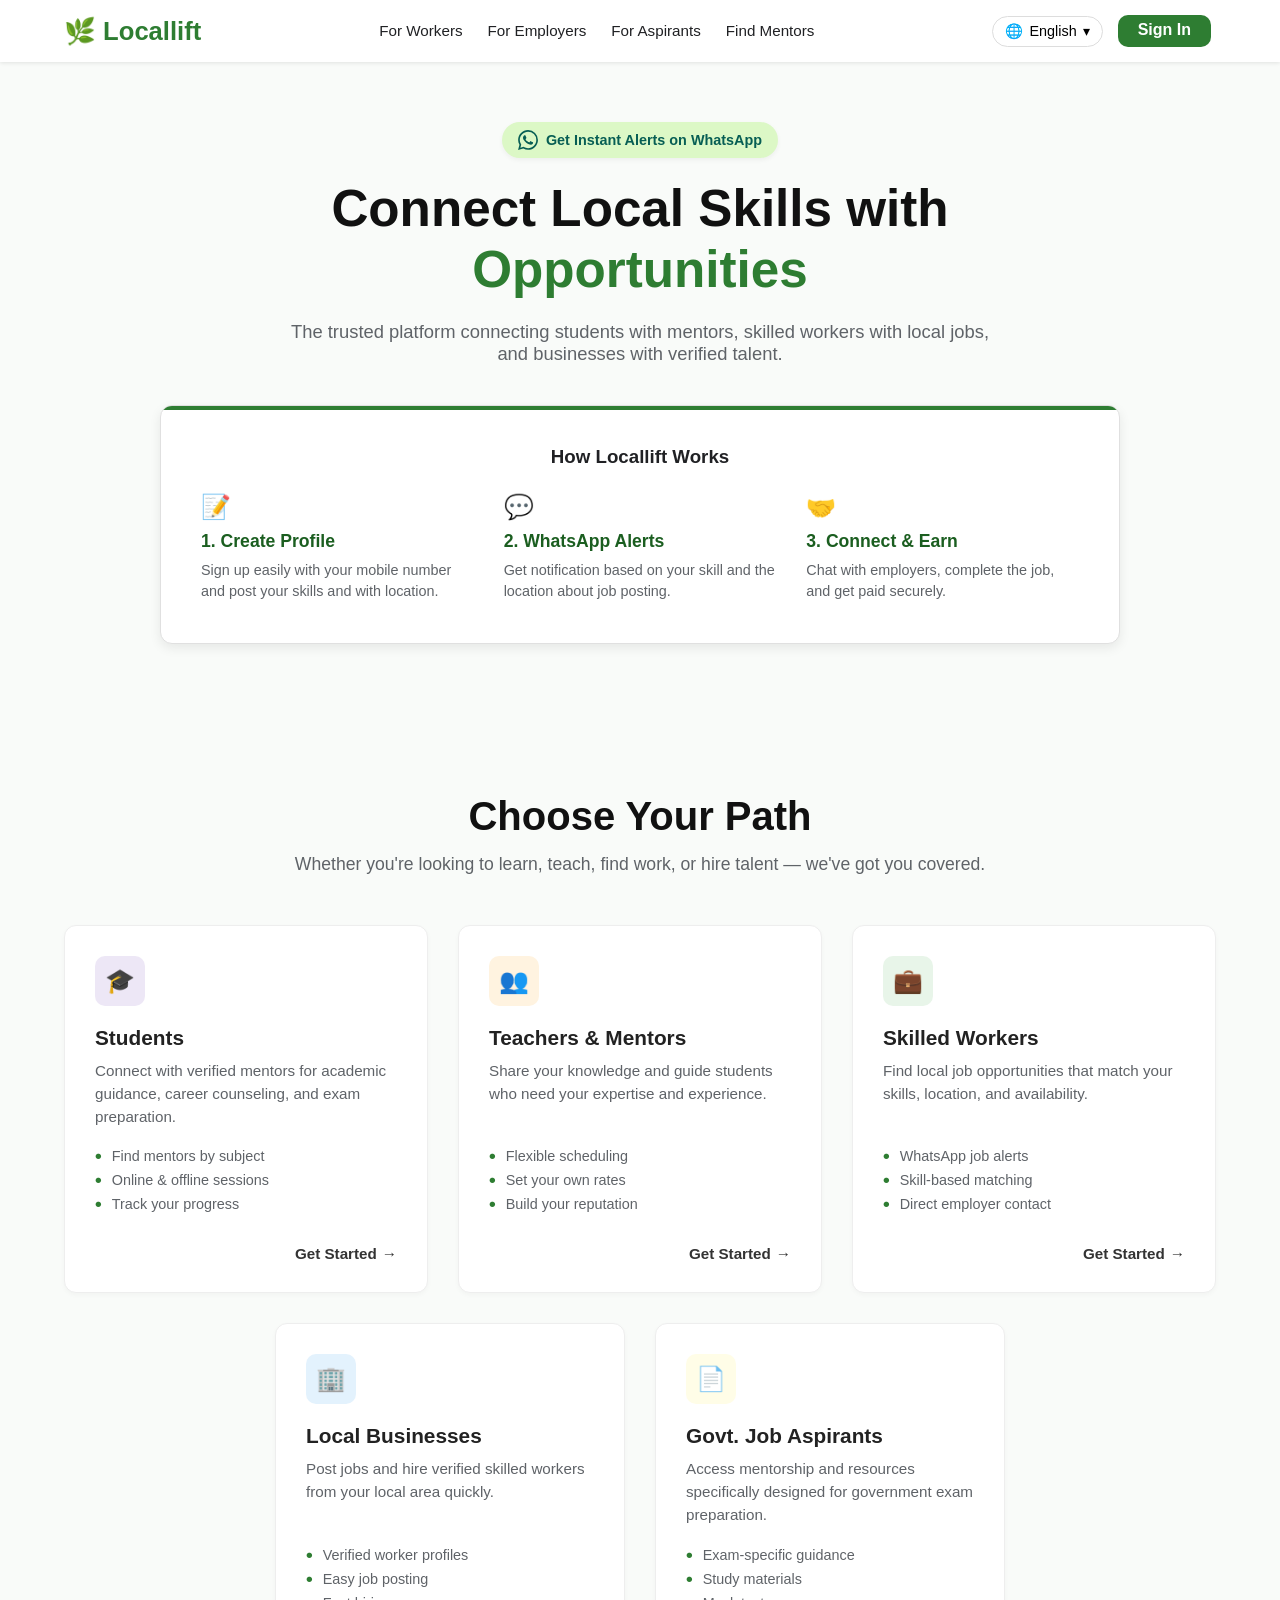
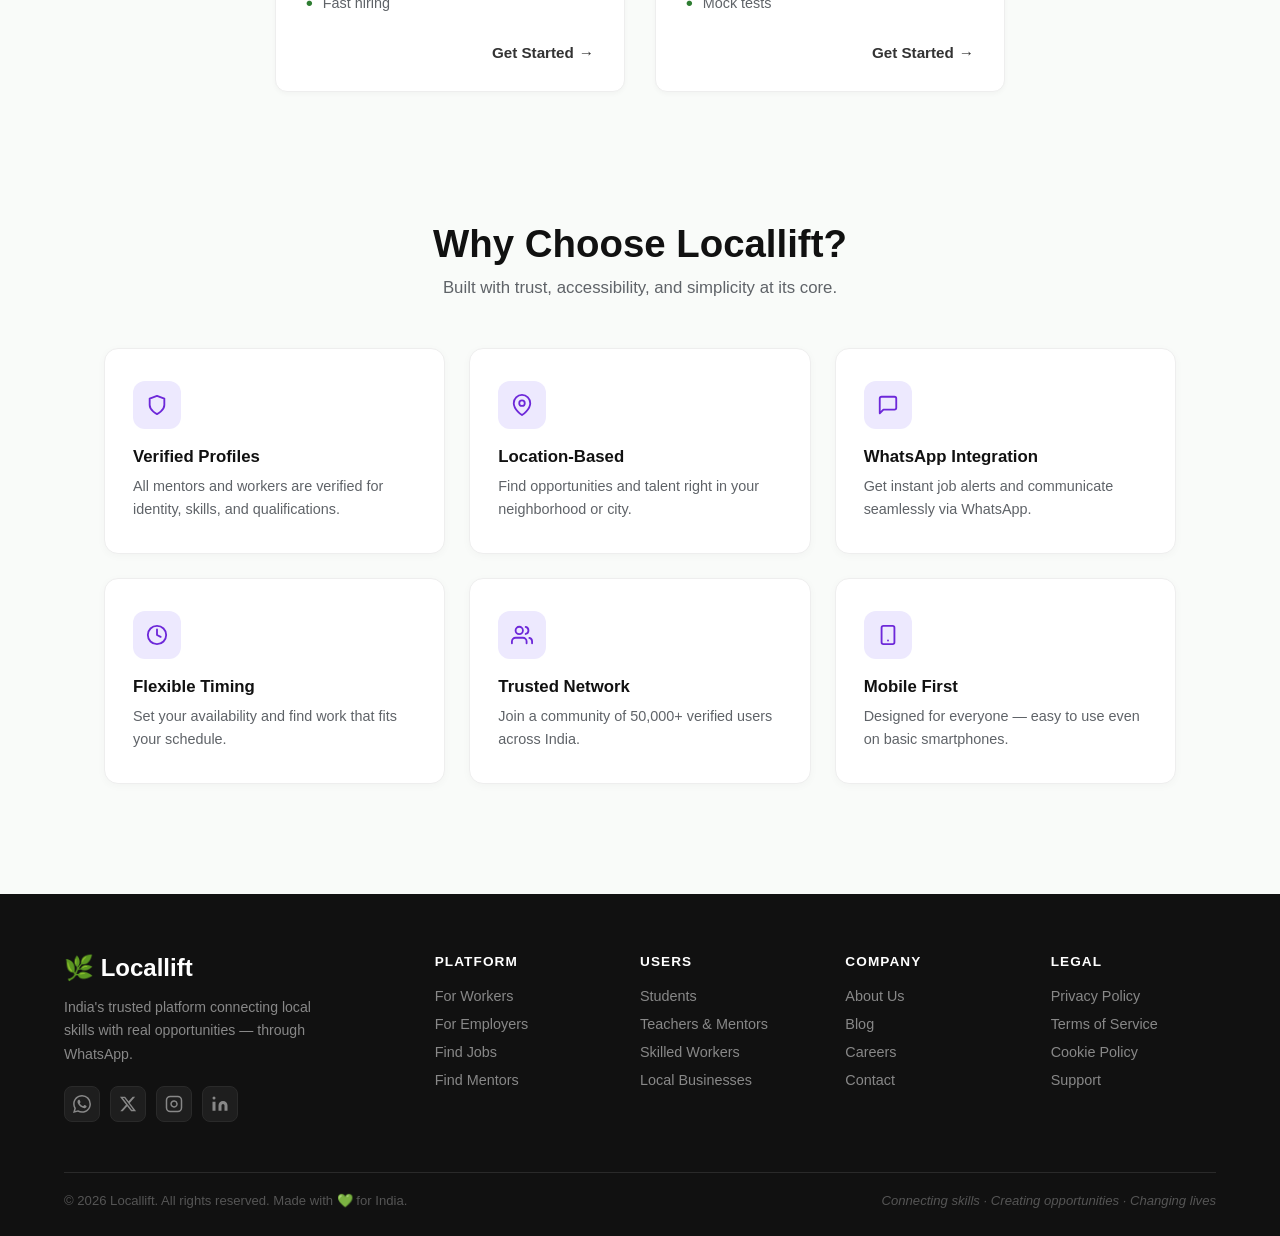
<file: index.html>
<!DOCTYPE html>
<html lang="en">
<head>
    <meta charset="UTF-8">
    <meta name="viewport" content="width=device-width, initial-scale=1.0">
    <title>Locallift - Choose Your Path</title>
    <link rel="stylesheet" href="style.css">
</head>
<body>

    <header>
        <nav>
            <div href="index.html" class="logo">🌿 Locallift</div>

            <div class="nav-center">
                <a href="workers.html" class="nav-link" data-key="nav_workers">For Workers</a>
                <a href="employers.html" class="nav-link" data-key="nav_employers">For Employers</a>
                <a href="#" class="nav-link" data-key="nav_jobs">For Aspirants</a>
                <a href="#" class="nav-link" data-key="nav_mentors">Find Mentors</a>
            </div>

            <div class="nav-right">
                <div class="lang-dropdown">
                    <button class="lang-btn" onclick="toggleDropdown()">
                        🌐 <span id="lang-display">English</span> ▾
                    </button>
                    <div id="langDropdown" class="lang-menu">
                        <div class="lang-option" onclick="selectLanguage('en')">English</div>
                        <div class="lang-option" onclick="selectLanguage('hi')">हिंदी</div>
                        <div class="lang-option" onclick="selectLanguage('te')">తెలుగు</div>
                    </div>
                </div>

                <a href="signin.html" class="signin-btn" data-key="btn_signin">Sign In</a>
                
            </div>
        </nav>
    </header>

    <section class="hero-section">
        <div class="wa-badge">
            <svg width="20" height="20" viewBox="0 0 24 24" fill="currentColor" xmlns="http://www.w3.org/2000/svg">
                <path d="M17.472 14.382c-.297-.149-1.758-.867-2.03-.967-.273-.099-.471-.148-.67.15-.197.297-.767.966-.94 1.164-.173.199-.347.223-.644.075-.297-.15-1.255-.463-2.39-1.475-.883-.788-1.48-1.761-1.653-2.059-.173-.297-.018-.458.13-.606.134-.133.298-.347.446-.52.149-.174.198-.298.298-.497.099-.198.05-.371-.025-.52-.075-.149-.669-1.612-.916-2.207-.242-.579-.487-.5-.669-.51-.173-.008-.371-.008-.57-.008-.198 0-.52.074-.792.372-.272.297-1.04 1.016-1.04 2.479 0 1.462 1.065 2.875 1.213 3.074.149.198 2.096 3.2 5.077 4.487.709.306 1.262.489 1.694.625.712.227 1.36.195 1.871.118.571-.085 1.758-.719 2.006-1.413.248-.694.248-1.289.173-1.413-.074-.124-.272-.198-.57-.347m-5.421 7.403h-.004a9.87 9.87 0 01-5.031-1.378l-.361-.214-3.741.982.998-3.648-.235-.374a9.86 9.86 0 01-1.51-5.26c.001-5.45 4.436-9.884 9.888-9.884 2.64 0 5.122 1.03 6.988 2.898a9.825 9.825 0 012.893 6.994c-.003 5.45-4.437 9.884-9.885 9.884m8.413-18.297A11.815 11.815 0 0012.05 0C5.495 0 .16 5.335.157 11.892c0 2.096.547 4.142 1.588 5.945L.057 24l6.305-1.654a11.882 11.882 0 005.683 1.448h.005c6.554 0 11.89-5.335 11.893-11.893a11.821 11.821 0 00-3.48-8.413z"/>
            </svg>
            <span data-key="wa_badge">Get Instant Alerts on WhatsApp</span>
        </div>

        <h1 data-key="hero_title">
            Connect Local Skills with <span data-key="hero_span">Opportunities</span>
        </h1>
        
        <p class="hero-sub" data-key="hero_sub">
            The trusted platform connecting students with mentors, skilled workers with local jobs, and businesses with verified talent.
        </p>

        <div class="how-it-works-box">
            <h3 data-key="hiw_header" class="how-it-work-text">How Locallift Works</h3>
            
            <div class="steps-container">
                <div class="step">
                    <span class="step-icon">📝</span>
                    <h4 data-key="step1_title">1. Create Profile</h4>
                    <p data-key="step1_desc">Sign up easily with your mobile number and post your skills and with location.</p>
                </div>

                <div class="step">
                    <span class="step-icon">💬</span>
                    <h4 data-key="step2_title">2. WhatsApp Alerts</h4>
                    <p data-key="step2_desc">Get notification based on your skill and the location about job posting.</p>
                </div>

                <div class="step">
                    <span class="step-icon">🤝</span>
                    <h4 data-key="step3_title">3. Connect & Earn</h4>
                    <p data-key="step3_desc">Chat with employers, complete the job, and get paid securely.</p>
                </div>
            </div>
        </div>
    </section>

    <section class="path-section">
        <h2 class="path-title" data-key="path_title">Choose Your Path</h2>
        <p class="path-subtitle" data-key="path_subtitle">Whether you're looking to learn, teach, find work, or hire talent — we've got you covered.</p>

        <div class="path-grid">
            <div class="path-card">
                <div class="path-icon-box bg-purple">🎓</div>
                <h3 data-key="card1_title">Students</h3>
                <p class="desc" data-key="card1_desc">Connect with verified mentors for academic guidance, career counseling, and exam preparation.</p>
                <ul class="path-list">
                    <li data-key="card1_li1">Find mentors by subject</li>
                    <li data-key="card1_li2">Online & offline sessions</li>
                    <li data-key="card1_li3">Track your progress</li>
                </ul>
                <a href="#" class="card-link"><span data-key="link_getstarted">Get Started</span> →</a>
            </div>

            <div class="path-card">
                <div class="path-icon-box bg-orange">👥</div>
                <h3 data-key="card2_title">Teachers & Mentors</h3>
                <p class="desc" data-key="card2_desc">Share your knowledge and guide students who need your expertise and experience.</p>
                <ul class="path-list">
                    <li data-key="card2_li1">Flexible scheduling</li>
                    <li data-key="card2_li2">Set your own rates</li>
                    <li data-key="card2_li3">Build your reputation</li>
                </ul>
                <a href="#" class="card-link"><span data-key="link_getstarted">Get Started</span> →</a>
            </div>

            <div class="path-card">
                <div class="path-icon-box bg-green">💼</div>
                <h3 data-key="card3_title">Skilled Workers</h3>
                <p class="desc" data-key="card3_desc">Find local job opportunities that match your skills, location, and availability.</p>
                <ul class="path-list">
                    <li data-key="card3_li1">WhatsApp job alerts</li>
                    <li data-key="card3_li2">Skill-based matching</li>
                    <li data-key="card3_li3">Direct employer contact</li>
                </ul>
                <a href="#" class="card-link"><span data-key="link_getstarted">Get Started</span> →</a>
            </div>

            <div class="bottom-row-wrapper">
                <div class="path-card" style="flex: 0 1 350px;"> <div class="path-icon-box bg-blue">🏢</div>
                    <h3 data-key="card4_title">Local Businesses</h3>
                    <p class="desc" data-key="card4_desc">Post jobs and hire verified skilled workers from your local area quickly.</p>
                    <ul class="path-list">
                        <li data-key="card4_li1">Verified worker profiles</li>
                        <li data-key="card4_li2">Easy job posting</li>
                        <li data-key="card4_li3">Fast hiring</li>
                    </ul>
                    <a href="#" class="card-link"><span data-key="link_getstarted">Get Started</span> →</a>
                </div>

                <div class="path-card" style="flex: 0 1 350px;">
                    <div class="path-icon-box bg-yellow">📄</div>
                    <h3 data-key="card5_title">Govt. Job Aspirants</h3>
                    <p class="desc" data-key="card5_desc">Access mentorship and resources specifically designed for government exam preparation.</p>
                    <ul class="path-list">
                        <li data-key="card5_li1">Exam-specific guidance</li>
                        <li data-key="card5_li2">Study materials</li>
                        <li data-key="card5_li3">Mock tests</li>
                    </ul>
                    <a href="#" class="card-link"><span data-key="link_getstarted">Get Started</span> →</a>
                </div>
            </div>
        </div>
    </section>

    <!-- ═══════════════════════════════════════
         WHY CHOOSE LOCALLIFT SECTION
    ═══════════════════════════════════════ -->
    <section class="why-section">
        <h2 class="why-title">Why Choose Locallift?</h2>
        <p class="why-subtitle">Built with trust, accessibility, and simplicity at its core.</p>

        <div class="why-grid">
            <div class="why-card">
                <div class="why-icon-box">
                    <svg width="22" height="22" viewBox="0 0 24 24" fill="none" stroke="currentColor" stroke-width="2" stroke-linecap="round" stroke-linejoin="round"><path d="M12 22s8-4 8-10V5l-8-3-8 3v7c0 6 8 10 8 10z"/></svg>
                </div>
                <h4>Verified Profiles</h4>
                <p>All mentors and workers are verified for identity, skills, and qualifications.</p>
            </div>

            <div class="why-card">
                <div class="why-icon-box">
                    <svg width="22" height="22" viewBox="0 0 24 24" fill="none" stroke="currentColor" stroke-width="2" stroke-linecap="round" stroke-linejoin="round"><path d="M21 10c0 7-9 13-9 13s-9-6-9-13a9 9 0 0 1 18 0z"/><circle cx="12" cy="10" r="3"/></svg>
                </div>
                <h4>Location-Based</h4>
                <p>Find opportunities and talent right in your neighborhood or city.</p>
            </div>

            <div class="why-card">
                <div class="why-icon-box">
                    <svg width="22" height="22" viewBox="0 0 24 24" fill="none" stroke="currentColor" stroke-width="2" stroke-linecap="round" stroke-linejoin="round"><path d="M21 15a2 2 0 0 1-2 2H7l-4 4V5a2 2 0 0 1 2-2h14a2 2 0 0 1 2 2z"/></svg>
                </div>
                <h4>WhatsApp Integration</h4>
                <p>Get instant job alerts and communicate seamlessly via WhatsApp.</p>
            </div>

            <div class="why-card">
                <div class="why-icon-box">
                    <svg width="22" height="22" viewBox="0 0 24 24" fill="none" stroke="currentColor" stroke-width="2" stroke-linecap="round" stroke-linejoin="round"><circle cx="12" cy="12" r="10"/><polyline points="12 6 12 12 16 14"/></svg>
                </div>
                <h4>Flexible Timing</h4>
                <p>Set your availability and find work that fits your schedule.</p>
            </div>

            <div class="why-card">
                <div class="why-icon-box">
                    <svg width="22" height="22" viewBox="0 0 24 24" fill="none" stroke="currentColor" stroke-width="2" stroke-linecap="round" stroke-linejoin="round"><path d="M17 21v-2a4 4 0 0 0-4-4H5a4 4 0 0 0-4 4v2"/><circle cx="9" cy="7" r="4"/><path d="M23 21v-2a4 4 0 0 0-3-3.87"/><path d="M16 3.13a4 4 0 0 1 0 7.75"/></svg>
                </div>
                <h4>Trusted Network</h4>
                <p>Join a community of 50,000+ verified users across India.</p>
            </div>

            <div class="why-card">
                <div class="why-icon-box">
                    <svg width="22" height="22" viewBox="0 0 24 24" fill="none" stroke="currentColor" stroke-width="2" stroke-linecap="round" stroke-linejoin="round"><rect x="5" y="2" width="14" height="20" rx="2" ry="2"/><line x1="12" y1="18" x2="12.01" y2="18"/></svg>
                </div>
                <h4>Mobile First</h4>
                <p>Designed for everyone — easy to use even on basic smartphones.</p>
            </div>
        </div>
    </section>

    <!-- ═══════════════════════════════════════
         FOOTER
    ═══════════════════════════════════════ -->
    <footer class="site-footer">
        <div class="footer-inner">
            <!-- Brand -->
            <div class="footer-brand">
                <div class="footer-logo">🌿 Locallift</div>
                <p class="footer-tagline">India's trusted platform connecting local skills with real opportunities — through WhatsApp.</p>
                <div class="footer-social">
                    <a href="#" class="social-link" title="WhatsApp">
                        <svg width="18" height="18" viewBox="0 0 24 24" fill="currentColor"><path d="M17.472 14.382c-.297-.149-1.758-.867-2.03-.967-.273-.099-.471-.148-.67.15-.197.297-.767.966-.94 1.164-.173.199-.347.223-.644.075-.297-.15-1.255-.463-2.39-1.475-.883-.788-1.48-1.761-1.653-2.059-.173-.297-.018-.458.13-.606.134-.133.298-.347.446-.52.149-.174.198-.298.298-.497.099-.198.05-.371-.025-.52-.075-.149-.669-1.612-.916-2.207-.242-.579-.487-.5-.669-.51-.173-.008-.371-.008-.57-.008-.198 0-.52.074-.792.372-.272.297-1.04 1.016-1.04 2.479 0 1.462 1.065 2.875 1.213 3.074.149.198 2.096 3.2 5.077 4.487.709.306 1.262.489 1.694.625.712.227 1.36.195 1.871.118.571-.085 1.758-.719 2.006-1.413.248-.694.248-1.289.173-1.413-.074-.124-.272-.198-.57-.347m-5.421 7.403h-.004a9.87 9.87 0 01-5.031-1.378l-.361-.214-3.741.982.998-3.648-.235-.374a9.86 9.86 0 01-1.51-5.26c.001-5.45 4.436-9.884 9.888-9.884 2.64 0 5.122 1.03 6.988 2.898a9.825 9.825 0 012.893 6.994c-.003 5.45-4.437 9.884-9.885 9.884m8.413-18.297A11.815 11.815 0 0012.05 0C5.495 0 .16 5.335.157 11.892c0 2.096.547 4.142 1.588 5.945L.057 24l6.305-1.654a11.882 11.882 0 005.683 1.448h.005c6.554 0 11.89-5.335 11.893-11.893a11.821 11.821 0 00-3.48-8.413z"/></svg>
                    </a>
                    <a href="#" class="social-link" title="Twitter/X">
                        <svg width="18" height="18" viewBox="0 0 24 24" fill="currentColor"><path d="M18.244 2.25h3.308l-7.227 8.26 8.502 11.24H16.17l-5.214-6.817L4.99 21.75H1.68l7.73-8.835L1.254 2.25H8.08l4.713 6.231zm-1.161 17.52h1.833L7.084 4.126H5.117z"/></svg>
                    </a>
                    <a href="#" class="social-link" title="Instagram">
                        <svg width="18" height="18" viewBox="0 0 24 24" fill="none" stroke="currentColor" stroke-width="2"><rect x="2" y="2" width="20" height="20" rx="5" ry="5"/><path d="M16 11.37A4 4 0 1 1 12.63 8 4 4 0 0 1 16 11.37z"/><line x1="17.5" y1="6.5" x2="17.51" y2="6.5"/></svg>
                    </a>
                    <a href="#" class="social-link" title="LinkedIn">
                        <svg width="18" height="18" viewBox="0 0 24 24" fill="currentColor"><path d="M16 8a6 6 0 0 1 6 6v7h-4v-7a2 2 0 0 0-2-2 2 2 0 0 0-2 2v7h-4v-7a6 6 0 0 1 6-6zM2 9h4v12H2z"/><circle cx="4" cy="4" r="2"/></svg>
                    </a>
                </div>
            </div>

            <!-- Links -->
            <div class="footer-links-group">
                <h5>Platform</h5>
                <ul>
                    <li><a href="workers.html">For Workers</a></li>
                    <li><a href="employers.html">For Employers</a></li>
                    <li><a href="#">Find Jobs</a></li>
                    <li><a href="#">Find Mentors</a></li>
                </ul>
            </div>

            <div class="footer-links-group">
                <h5>Users</h5>
                <ul>
                    <li><a href="#">Students</a></li>
                    <li><a href="#">Teachers & Mentors</a></li>
                    <li><a href="#">Skilled Workers</a></li>
                    <li><a href="#">Local Businesses</a></li>
                </ul>
            </div>

            <div class="footer-links-group">
                <h5>Company</h5>
                <ul>
                    <li><a href="#">About Us</a></li>
                    <li><a href="#">Blog</a></li>
                    <li><a href="#">Careers</a></li>
                    <li><a href="#">Contact</a></li>
                </ul>
            </div>

            <div class="footer-links-group">
                <h5>Legal</h5>
                <ul>
                    <li><a href="#">Privacy Policy</a></li>
                    <li><a href="#">Terms of Service</a></li>
                    <li><a href="#">Cookie Policy</a></li>
                    <li><a href="#">Support</a></li>
                </ul>
            </div>
        </div>

        <div class="footer-bottom">
            <p>© 2026 Locallift. All rights reserved. Made with 💚 for India.</p>
            <p class="footer-bottom-right">Connecting skills · Creating opportunities · Changing lives</p>
        </div>
    </footer>

    <script>
        const translations = {
            en: {
                display: "English",
                nav_workers: "For Workers",
                nav_employers: "For Employers",
                nav_jobs: "Find Jobs",
                nav_mentors: "Find Mentors",
                btn_signin: "Sign In",
                btn_getstarted: "Get Started",
                wa_badge: "Get Instant Alerts on WhatsApp",
                hero_title: 'Connect Local Skills with <span style="color: #2E7D32">Opportunities</span>',
                hero_sub: "The trusted platform connecting students with mentors, skilled workers with local jobs, and businesses with verified talent.",
                hiw_header: "How Locallift Works",
                step1_title: "1. Create Profile",
                step1_desc: "Sign up easily with your mobile number and post your skills and with location.",
                step2_title: "2. WhatsApp Alerts",
                step2_desc: "Get notification based on your skill and the location about job posting.",
                step3_title: "3. Connect & Earn",
                step3_desc: "Chat with employers, complete the job, and get paid securely.",
                
                // New Section
                path_title: "Choose Your Path",
                path_subtitle: "Whether you're looking to learn, teach, find work, or hire talent — we've got you covered.",
                link_getstarted: "Get Started",
                card1_title: "Students",
                card1_desc: "Connect with verified mentors for academic guidance, career counseling, and exam preparation.",
                card1_li1: "Find mentors by subject",
                card1_li2: "Online & offline sessions",
                card1_li3: "Track your progress",
                card2_title: "Teachers & Mentors",
                card2_desc: "Share your knowledge and guide students who need your expertise and experience.",
                card2_li1: "Flexible scheduling",
                card2_li2: "Set your own rates",
                card2_li3: "Build your reputation",
                card3_title: "Skilled Workers",
                card3_desc: "Find local job opportunities that match your skills, location, and availability.",
                card3_li1: "WhatsApp job alerts",
                card3_li2: "Skill-based matching",
                card3_li3: "Direct employer contact",
                card4_title: "Local Businesses",
                card4_desc: "Post jobs and hire verified skilled workers from your local area quickly.",
                card4_li1: "Verified worker profiles",
                card4_li2: "Easy job posting",
                card4_li3: "Fast hiring",
                card5_title: "Govt. Job Aspirants",
                card5_desc: "Access mentorship and resources specifically designed for government exam preparation.",
                card5_li1: "Exam-specific guidance",
                card5_li2: "Study materials",
                card5_li3: "Mock tests"
            },
            hi: {
                display: "हिंदी",
                nav_workers: "श्रमिकों के लिए",
                nav_employers: "नियोक्ताओं के लिए",
                nav_jobs: "नौकरियां खोजें",
                nav_mentors: "मेंटर्स खोजें",
                btn_signin: "साइन इन",
                btn_getstarted: "शुरू करें",
                wa_badge: "व्हाट्सएप पर तुरंत अलर्ट प्राप्त करें",
                hero_title: 'स्थानीय कौशल को <span style="color: #2E7D32">अवसरों</span> से जोड़ें',
                hero_sub: "छात्रों को मेंटर्स, कुशल श्रमिकों को स्थानीय नौकरियों और व्यवसायों को सही प्रतिभा से जोड़ने वाला विश्वसनीय मंच।",
                hiw_header: "लोकललिफ्ट कैसे काम करता है",
                step1_title: "1. प्रोफाइल बनाएं",
                step1_desc: "आसानी से साइन अप करें और अपने कौशल या नौकरी की आवश्यकताओं को सूचीबद्ध करें।",
                step2_title: "2. व्हाट्सएप अलर्ट",
                step2_desc: "चूकें नहीं! मैच पाएं और सीधे व्हाट्सएप पर नोटिफिकेशन प्राप्त करें।",
                step3_title: "3. जुड़ें और कमाएं",
                step3_desc: "नियोक्ताओं से चैट करें, काम पूरा करें और सुरक्षित भुगतान प्राप्त करें।",

                // New Section (Hindi)
                path_title: "अपना रास्ता चुनें",
                path_subtitle: "चाहे आप सीखना चाहते हों, पढ़ाना चाहते हों, काम ढूंढना चाहते हों, या प्रतिभा को काम पर रखना चाहते हों — हमारे पास सब कुछ है।",
                link_getstarted: "शुरू करें",
                card1_title: "छात्र",
                card1_desc: "शैक्षणिक मार्गदर्शन, करियर परामर्श और परीक्षा की तैयारी के लिए सत्यापित मेंटर्स से जुड़ें।",
                card1_li1: "विषय के अनुसार मेंटर्स खोजें",
                card1_li2: "ऑनलाइन और ऑफलाइन सत्र",
                card1_li3: "अपनी प्रगति ट्रैक करें",
                card2_title: "शिक्षक और मेंटर्स",
                card2_desc: "अपना ज्ञान साझा करें और उन छात्रों का मार्गदर्शन करें जिन्हें आपकी विशेषज्ञता और अनुभव की आवश्यकता है।",
                card2_li1: "लचीला समय निर्धारण",
                card2_li2: "अपनी दरें स्वयं तय करें",
                card2_li3: "अपनी प्रतिष्ठा बनाएं",
                card3_title: "कुशल श्रमिक",
                card3_desc: "स्थानीय नौकरी के अवसर खोजें जो आपके कौशल, स्थान और उपलब्धता से मेल खाते हों।",
                card3_li1: "व्हाट्सएप जॉब अलर्ट",
                card3_li2: "कौशल-आधारित मिलान",
                card3_li3: "सीधे नियोक्ता से संपर्क",
                card4_title: "स्थानीय व्यवसाय",
                card4_desc: "नौकरियां पोस्ट करें और अपने स्थानीय क्षेत्र से सत्यापित कुशल श्रमिकों को जल्दी से काम पर रखें।",
                card4_li1: "सत्यापित श्रमिक प्रोफाइल",
                card4_li2: "आसान जॉब पोस्टिंग",
                card4_li3: "तेजी से भर्ती",
                card5_title: "सरकारी नौकरी के उम्मीदवार",
                card5_desc: "सरकारी परीक्षा की तैयारी के लिए विशेष रूप से डिज़ाइन किए गए मेंटरशिप और संसाधनों तक पहुंच प्राप्त करें।",
                card5_li1: "परीक्षा-विशिष्ट मार्गदर्शन",
                card5_li2: "अध्ययन सामग्री",
                card5_li3: "मॉक टेस्ट"
            },
            te: {
                display: "తెలుగు",
                nav_workers: "కార్మికుల కోసం",
                nav_employers: "యజమానుల కోసం",
                nav_jobs: "ఉద్యోగాలను వెతకండి",
                nav_mentors: "మెంటర్లను వెతకండి",
                btn_signin: "సైన్ ఇన్",
                btn_getstarted: "ప్రారంభించండి",
                wa_badge: "WhatsAppలో తక్షణ అలర్ట్స్ పొందండి",
                hero_title: 'స్థానిక నైపుణ్యాలను <span style="color: #2E7D32">అవకాశాలతో</span> అనుసంధానించండి',
                hero_sub: "విద్యార్థులను మెంటర్లతో, నైపుణ్యం కలిగిన కార్మికులను స్థానిక ఉద్యోగాలతో మరియు వ్యాపారాలను సరైన ప్రతిభతో అనుసంధానించే విశ్వసనీయ వేదిక.",
                hiw_header: "Locallift ఎలా పనిచేస్తుంది",
                step1_title: "1. ప్రొఫైల్ సృష్టించండి",
                step1_desc: "సులభంగా సైన్ అప్ చేయండి మరియు మీ నైపుణ్యాలను జాబితా చేయండి.",
                step2_title: "2. WhatsApp అలర్ట్స్",
                step2_desc: "ఏదీ మిస్ అవ్వకండి! నేరుగా WhatsAppలో నోటిఫికేషన్ పొందండి.",
                step3_title: "3. కనెక్ట్ అవ్వండి & సంపాదించండి",
                step3_desc: "యజమానులతో చాట్ చేయండి, పనిని పూర్తి చేయండి మరియు డబ్బు పొందండి.",

                // New Section (Telugu)
                path_title: "మీ మార్గాన్ని ఎంచుకోండి",
                path_subtitle: "మీరు నేర్చుకోవాలనుకున్నా, బోధించాలనుకున్నా, పని వెతకాలనుకున్నా, లేదా ఉద్యోగులను నియమించుకోవాలనుకున్నా — మేము మీకు సహాయం చేస్తాము.",
                link_getstarted: "ప్రారంభించండి",
                card1_title: "విద్యార్థులు",
                card1_desc: "అకడమిక్ మార్గదర్శకత్వం, కెరీర్ కౌన్సెలింగ్ మరియు పరీక్షల తయారీ కోసం వెరిఫైడ్ మెంటర్లతో కనెక్ట్ అవ్వండి.",
                card1_li1: "సబ్జెక్ట్ వారీగా మెంటర్లను కనుగొనండి",
                card1_li2: "ఆన్‌లైన్ & ఆఫ్‌లైన్ సెషన్లు",
                card1_li3: "మీ పురోగతిని ట్రాక్ చేయండి",
                card2_title: "ఉపాధ్యాయులు & మెంటార్స్",
                card2_desc: "మీ జ్ఞానాన్ని పంచుకోండి మరియు మీ నైపుణ్యం మరియు అనుభవం అవసరమైన విద్యార్థులకు మార్గనిర్దేశం చేయండి.",
                card2_li1: "ఫ్లెక్సిబుల్ షెడ్యూలింగ్",
                card2_li2: "మీ రేట్లను మీరే నిర్ణయించుకోండి",
                card2_li3: "మీ కీర్తిని పెంచుకోండి",
                card3_title: "నైపుణ్యం కలిగిన కార్మికులు",
                card3_desc: "మీ నైపుణ్యాలు, స్థానం మరియు లభ్యతకు సరిపోయే స్థానిక ఉద్యోగ అవకాశాలను కనుగొనండి.",
                card3_li1: "WhatsApp జాబ్ అలర్ట్స్",
                card3_li2: "నైపుణ్యం-ఆధారిత మ్యాచింగ్",
                card3_li3: "నేరుగా యజమానిని సంప్రదించండి",
                card4_title: "స్థానిక వ్యాపారాలు",
                card4_desc: "ఉద్యోగాలను పోస్ట్ చేయండి మరియు మీ స్థానిక ప్రాంతం నుండి వెరిఫైడ్ నైపుణ్యం కలిగిన కార్మికులను త్వరగా నియమించుకోండి.",
                card4_li1: "వెరిఫైడ్ వర్కర్ ప్రొఫైల్స్",
                card4_li2: "సులభమైన జాబ్ పోస్టింగ్",
                card4_li3: "వేగవంతమైన నియామకం",
                card5_title: "ప్రభుత్వ ఉద్యోగ అభ్యర్థులు",
                card5_desc: "ప్రభుత్వ పరీక్షల తయారీ కోసం ప్రత్యేకంగా రూపొందించిన మెంటర్షిప్ మరియు వనరులను పొందండి.",
                card5_li1: "పరీక్ష-నిర్దిష్ట మార్గదర్శకత్వం",
                card5_li2: "స్టడీ మెటీరియల్స్",
                card5_li3: "మాక్ టెస్ట్స్"
            }
        };

        /* Toggle Dropdown Visibility */
        function toggleDropdown() {
            document.getElementById("langDropdown").classList.toggle("show");
        }

        /* Select Language & Update Content */
        function selectLanguage(lang) {
            // 1. Update Button Text
            document.getElementById('lang-display').innerText = translations[lang].display;

            // 2. Update Content
            const elements = document.querySelectorAll('[data-key]');
            elements.forEach(el => {
                const key = el.getAttribute('data-key');
                if (translations[lang][key]) {
                    if(key === 'hero_title') {
                        el.innerHTML = translations[lang][key];
                    } else {
                        el.innerText = translations[lang][key];
                    }
                }
            });

            // 3. Close Dropdown
            document.getElementById("langDropdown").classList.remove("show");
        }

        /* Close Dropdown if Clicked Outside */
        window.onclick = function(event) {
            if (!event.target.matches('.lang-btn') && !event.target.closest('.lang-btn')) {
                var dropdowns = document.getElementsByClassName("lang-menu");
                for (var i = 0; i < dropdowns.length; i++) {
                    var openDropdown = dropdowns[i];
                    if (openDropdown.classList.contains('show')) {
                        openDropdown.classList.remove('show');
                    }
                }
            }
        }
    </script>
</body>
</html>
</file>
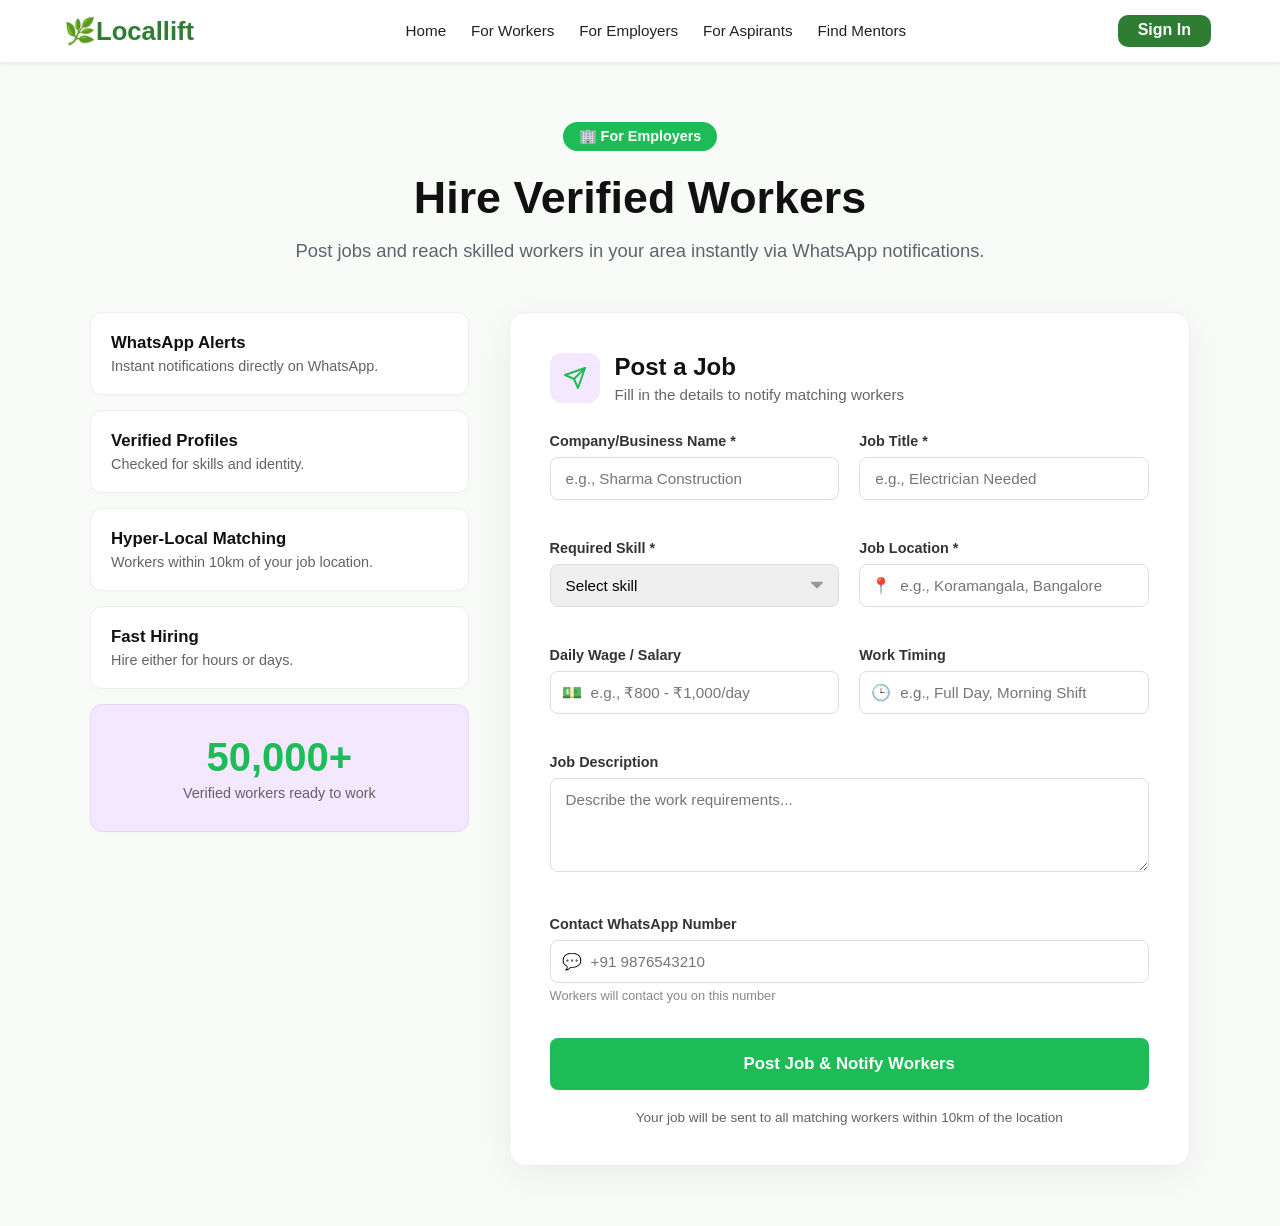
<file: employers.html>
<!DOCTYPE html>
<html lang="en">
<head>
    <meta charset="UTF-8">
    <meta name="viewport" content="width=device-width, initial-scale=1.0">
    <title>Locallift - For Employers</title>
    <link rel="stylesheet" href="style.css">
</head>
<body>

    <header>
        <nav>
            <a class="logo">🌿Locallift</a>
           <div class="nav-center">
                <a href="index.html" class="nav-link" data-key="nav_home">Home</a>
                <a href="workers.html" class="nav-link active" data-key="nav_workers">For Workers</a>
                <a href="employers.html" class="nav-link" data-key="nav_employers">For Employers</a>
                <a href="#" class="nav-link" data-key="nav_jobs">For Aspirants</a>
                <a href="#" class="nav-link" data-key="nav_mentors">Find Mentors</a>
            </div>
            <div class="nav-right">
                <a href="signin.html" class="signin-btn">Sign In</a>
            </div>
        </nav>
    </header>

    <section class="employer-hero">
        <div class="emp-badge">
            🏢 For Employers
        </div>
        <h1>Hire Verified Workers</h1>
        <p class="emp-sub">Post jobs and reach skilled workers in your area instantly via WhatsApp notifications.</p>

        <div class="employer-layout">
            <div class="emp-info-col">
                <div class="emp-info-card">
                    <h4>WhatsApp Alerts</h4>
                    <p>Instant notifications directly on WhatsApp.</p>
                </div>
                <div class="emp-info-card">
                    <h4>Verified Profiles</h4>
                    <p>Checked for skills and identity.</p>
                </div>
                <div class="emp-info-card">
                    <h4>Hyper-Local Matching</h4>
                    <p>Workers within 10km of your job location.</p>
                </div>
                <div class="emp-info-card">
                    <h4>Fast Hiring</h4>
                    <p>Hire either for hours or days.</p>
                </div>
                <div class="emp-info-card highlight-card">
                    <h2>50,000+</h2>
                    <p>Verified workers ready to work</p>
                </div>
            </div>

            <div class="emp-form-card">
                <div class="emp-form-header">
                    <div class="emp-icon-wrapper">
                        <svg width="24" height="24" viewBox="0 0 24 24" fill="none" stroke="currentColor" stroke-width="2" stroke-linecap="round" stroke-linejoin="round">
                            <line x1="22" y1="2" x2="11" y2="13"></line>
                            <polygon points="22 2 15 22 11 13 2 9 22 2"></polygon>
                        </svg>
                    </div>
                    <div>
                        <h2 style="font-size: 1.5rem; margin-bottom: 5px; color: #111;">Post a Job</h2>
                        <p style="color: #666; font-size: 0.95rem;">Fill in the details to notify matching workers</p>
                    </div>
                </div>

                <form id="employer-form" onsubmit="handleEmployerSubmit(event)">
                    <div class="form-grid">
                        <div class="form-group">
                            <label>Company/Business Name *</label>
                            <input type="text" placeholder="e.g., Sharma Construction" class="form-input">
                        </div>
                        <div class="form-group">
                            <label>Job Title *</label>
                            <input type="text" placeholder="e.g., Electrician Needed" class="form-input">
                        </div>

                        <div class="form-group">
                            <label>Required Skill *</label>
                            <select class="form-input">
                                <option value="" disabled selected>Select skill</option>
                                <option value="electrician">Electrician</option>
                                <option value="plumber">Plumber</option>
                                <option value="carpenter">Carpenter</option>
                                <option value="painter">Painter</option>
                                <option value="driver">Driver</option>
                            </select>
                        </div>
                        <div class="form-group">
                            <label>Job Location *</label>
                            <div class="input-with-icon">
                                <span class="icon">📍</span>
                                <input type="text" placeholder="e.g., Koramangala, Bangalore" class="form-input">
                            </div>
                        </div>

                        <div class="form-group">
                            <label>Daily Wage / Salary</label>
                            <div class="input-with-icon">
                                <span class="icon">💵</span>
                                <input type="text" placeholder="e.g., ₹800 - ₹1,000/day" class="form-input">
                            </div>
                        </div>
                        <div class="form-group">
                            <label>Work Timing</label>
                            <div class="input-with-icon">
                                <span class="icon">🕒</span>
                                <input type="text" placeholder="e.g., Full Day, Morning Shift" class="form-input">
                            </div>
                        </div>

                        <div class="form-group full-width">
                            <label>Job Description</label>
                            <textarea rows="4" placeholder="Describe the work requirements..." class="form-input" style="resize: vertical;"></textarea>
                        </div>

                        <div class="form-group full-width" style="margin-bottom: 10px">
                            <label>Contact WhatsApp Number</label>
                            <div class="input-with-icon">
                                <span class="icon">💬</span>
                                <input type="tel" placeholder="+91 9876543210" class="form-input">
                            </div>
                            <small>Workers will contact you on this number</small>
                        </div>
                    </div>

                    <button type="submit" id="emp-submit-btn" class="emp-submit-btn">
                        Post Job & Notify Workers
                    </button>

                    <p class="form-footer-note" id="emp-footer-note">Your job will be sent to all matching workers within 10km of the location</p>
                </form>

                <!-- ✅ Success State (hidden until submit) -->
                <div id="employer-success" style="display:none; text-align:center; padding: 30px 10px;">
                    <div style="font-size: 3.5rem; margin-bottom: 16px;">🚀</div>
                    <h3 style="color: #1ebc57; font-size: 1.5rem; margin-bottom: 10px;">Job Posted Successfully!</h3>
                    <p style="color: #555; font-size: 0.95rem; margin-bottom: 6px;">
                        Your job has been sent to all matching workers within <strong>10km</strong> of your location.
                    </p>
                    <p style="color: #888; font-size: 0.85rem; margin-bottom: 24px;">
                        Workers will contact you directly on your WhatsApp number. Average response time is <strong>~3 minutes</strong>.
                    </p>
                    <div style="background: #f0fdf4; border: 1px solid #bbf7d0; border-radius: 10px; padding: 16px; margin-bottom: 24px; text-align:left;">
                        <p style="font-size: 0.85rem; color: #166534; font-weight: 600; margin-bottom: 8px;">✅ What happens next?</p>
                        <ul style="list-style:none; padding:0; margin:0; font-size: 0.85rem; color: #555; line-height: 2;">
                            <li>📲 Matched workers get a WhatsApp notification</li>
                            <li>💬 Workers reply directly to your number</li>
                            <li>🤝 You shortlist and hire — no middleman</li>
                        </ul>
                    </div>
                    <button onclick="resetEmployerForm()"
                        style="background: #1ebc57; color: white; border: none; padding: 12px 28px; border-radius: 8px; font-size: 0.95rem; font-weight: 600; cursor: pointer;">
                        + Post Another Job
                    </button>
                </div>

            </div>
        </div>
    </section>

<script>
    function handleEmployerSubmit(e) {
        e.preventDefault();

        const btn = document.getElementById('emp-submit-btn');
        const footerNote = document.getElementById('emp-footer-note');

        // --- Loading state ---
        btn.disabled = true;
        btn.innerHTML = '⏳ Posting your job...';
        btn.style.opacity = '0.75';
        btn.style.cursor = 'not-allowed';
        footerNote.style.display = 'none';

        // --- Simulate API (replace with real fetch later) ---
        setTimeout(() => {
            document.getElementById('employer-form').style.display = 'none';
            document.getElementById('employer-success').style.display = 'block';
        }, 2000);
    }

    function resetEmployerForm() {
        const btn = document.getElementById('emp-submit-btn');
        const footerNote = document.getElementById('emp-footer-note');

        // Reset button
        btn.disabled = false;
        btn.innerHTML = 'Post Job & Notify Workers';
        btn.style.opacity = '1';
        btn.style.cursor = 'pointer';

        // Reset form fields
        document.getElementById('employer-form').reset();
        footerNote.style.display = 'block';

        // Toggle visibility
        document.getElementById('employer-form').style.display = 'block';
        document.getElementById('employer-success').style.display = 'none';
    }
</script>

</body>
</html>
</file>
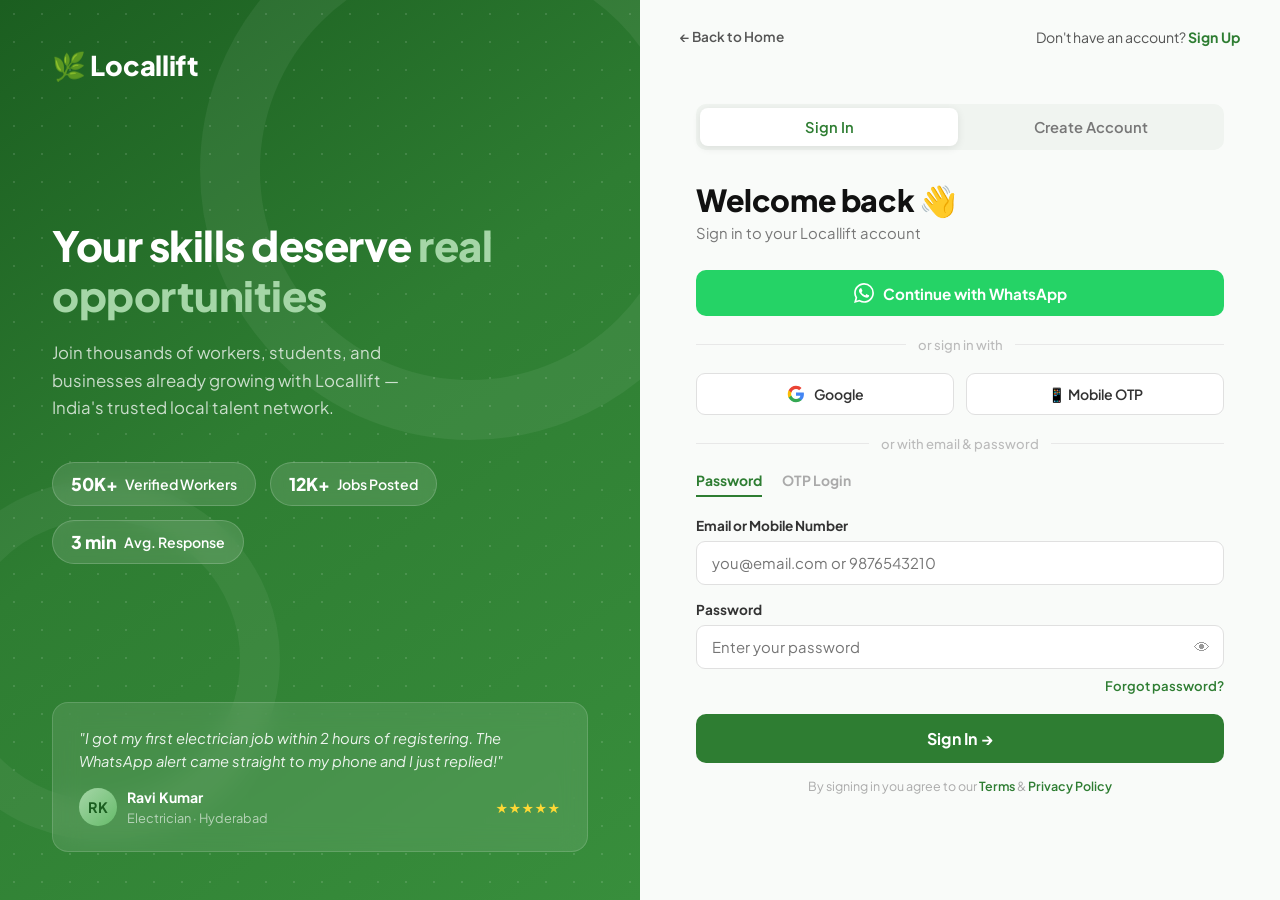
<file: signin.html>
<!DOCTYPE html>
<html lang="en">
<head>
    <meta charset="UTF-8">
    <meta name="viewport" content="width=device-width, initial-scale=1.0">
    <title>Locallift - Sign In</title>
    <link rel="stylesheet" href="style.css">
    <style>
        /* ── Google Font ── */
        @import url('https://fonts.googleapis.com/css2?family=Plus+Jakarta+Sans:wght@400;500;600;700;800&display=swap');

        * { font-family: 'Plus Jakarta Sans', 'Segoe UI', sans-serif; }

        /* ── Page Shell ── */
        .auth-page {
            min-height: 100vh;
            display: grid;
            grid-template-columns: 1fr 1fr;
            background: #F9FBF9;
        }

        /* ══════════════════════════════
           LEFT PANEL – Brand story
        ══════════════════════════════ */
        .auth-left {
            background: linear-gradient(145deg, #1B5E20 0%, #2E7D32 45%, #388E3C 100%);
            display: flex;
            flex-direction: column;
            justify-content: space-between;
            padding: 48px 52px;
            position: relative;
            overflow: hidden;
        }

        /* Decorative circles */
        .auth-left::before {
            content: '';
            position: absolute;
            width: 420px; height: 420px;
            border-radius: 50%;
            border: 60px solid rgba(255,255,255,0.06);
            top: -100px; right: -100px;
        }
        .auth-left::after {
            content: '';
            position: absolute;
            width: 280px; height: 280px;
            border-radius: 50%;
            border: 40px solid rgba(255,255,255,0.05);
            bottom: 60px; left: -80px;
        }

        /* Floating dot grid */
        .dot-grid {
            position: absolute;
            inset: 0;
            background-image: radial-gradient(circle, rgba(255,255,255,0.12) 1px, transparent 1px);
            background-size: 28px 28px;
            pointer-events: none;
        }

        .left-logo {
            font-size: 1.7rem;
            font-weight: 800;
            color: #fff;
            letter-spacing: -0.3px;
            position: relative;
            z-index: 1;
        }

        .left-content {
            position: relative;
            z-index: 1;
        }

        .left-content h2 {
            font-size: 2.6rem;
            font-weight: 800;
            color: #fff;
            line-height: 1.2;
            margin-bottom: 18px;
            letter-spacing: -0.5px;
        }

        .left-content h2 span {
            color: #A5D6A7;
        }

        .left-content p {
            color: rgba(255,255,255,0.75);
            font-size: 1.05rem;
            line-height: 1.65;
            max-width: 360px;
            margin-bottom: 40px;
        }

        /* Stat pills */
        .stat-row {
            display: flex;
            gap: 14px;
            flex-wrap: wrap;
        }

        .stat-pill {
            background: rgba(255,255,255,0.12);
            backdrop-filter: blur(8px);
            border: 1px solid rgba(255,255,255,0.18);
            border-radius: 30px;
            padding: 10px 18px;
            color: #fff;
            font-size: 0.88rem;
            font-weight: 600;
            display: flex;
            align-items: center;
            gap: 7px;
        }

        .stat-pill .pill-num {
            font-size: 1.1rem;
            font-weight: 800;
        }

        /* Testimonial card */
        .testimonial-card {
            position: relative;
            z-index: 1;
            background: rgba(255,255,255,0.1);
            backdrop-filter: blur(12px);
            border: 1px solid rgba(255,255,255,0.15);
            border-radius: 16px;
            padding: 24px 26px;
        }

        .testimonial-card p {
            color: rgba(255,255,255,0.9);
            font-size: 0.92rem;
            line-height: 1.6;
            margin-bottom: 14px;
            font-style: italic;
        }

        .testimonial-author {
            display: flex;
            align-items: center;
            gap: 10px;
        }

        .author-avatar {
            width: 38px; height: 38px;
            border-radius: 50%;
            background: linear-gradient(135deg, #A5D6A7, #66BB6A);
            display: flex;
            align-items: center;
            justify-content: center;
            font-weight: 700;
            font-size: 0.9rem;
            color: #1B5E20;
        }

        .author-info strong {
            display: block;
            color: #fff;
            font-size: 0.88rem;
            font-weight: 700;
        }

        .author-info span {
            color: rgba(255,255,255,0.6);
            font-size: 0.8rem;
        }

        .stars {
            color: #FDD835;
            font-size: 0.82rem;
            letter-spacing: 1px;
        }

        /* ══════════════════════════════
           RIGHT PANEL – Auth forms
        ══════════════════════════════ */
        .auth-right {
            display: flex;
            flex-direction: column;
            justify-content: center;
            padding: 48px 56px;
            position: relative;
        }

        .auth-right-header {
            display: flex;
            justify-content: flex-end;
            position: absolute;
            top: 28px; right: 40px;
        }

        .auth-right-header a {
            font-size: 0.88rem;
            color: #555;
            text-decoration: none;
        }

        .auth-right-header a span {
            color: #2E7D32;
            font-weight: 700;
        }

        /* Tab switcher */
        .auth-tabs {
            display: flex;
            background: #F0F4F0;
            border-radius: 10px;
            padding: 4px;
            margin-bottom: 32px;
            gap: 4px;
        }

        .auth-tab {
            flex: 1;
            padding: 10px 0;
            border: none;
            background: transparent;
            border-radius: 8px;
            font-size: 0.92rem;
            font-weight: 600;
            color: #777;
            cursor: pointer;
            transition: all 0.25s;
        }

        .auth-tab.active {
            background: #fff;
            color: #2E7D32;
            box-shadow: 0 2px 8px rgba(0,0,0,0.09);
        }

        /* Form heading */
        .form-heading {
            margin-bottom: 28px;
        }

        .form-heading h1 {
            font-size: 1.9rem;
            font-weight: 800;
            color: #111;
            margin-bottom: 6px;
            letter-spacing: -0.4px;
        }

        .form-heading p {
            font-size: 0.93rem;
            color: #777;
        }

        /* Role selector */
        .role-selector {
            display: grid;
            grid-template-columns: repeat(3, 1fr);
            gap: 10px;
            margin-bottom: 24px;
        }

        .role-btn {
            border: 1.5px solid #E0E0E0;
            background: #fff;
            border-radius: 10px;
            padding: 12px 8px;
            cursor: pointer;
            text-align: center;
            transition: all 0.2s;
            font-size: 0.82rem;
            font-weight: 600;
            color: #555;
        }

        .role-btn .role-icon { display: block; font-size: 1.4rem; margin-bottom: 5px; }

        .role-btn:hover {
            border-color: #4CAF50;
            background: #F1F8E9;
        }

        .role-btn.selected {
            border-color: #2E7D32;
            background: #E8F5E9;
            color: #2E7D32;
        }

        /* Divider */
        .divider {
            display: flex;
            align-items: center;
            gap: 12px;
            margin: 20px 0;
            color: #bbb;
            font-size: 0.82rem;
            font-weight: 500;
        }

        .divider::before,
        .divider::after {
            content: '';
            flex: 1;
            height: 1px;
            background: #E8E8E8;
        }

        /* Social buttons */
        .social-row {
            display: grid;
            grid-template-columns: 1fr 1fr;
            gap: 12px;
            margin-bottom: 20px;
        }

        .social-btn {
            display: flex;
            align-items: center;
            justify-content: center;
            gap: 9px;
            padding: 11px 16px;
            border: 1.5px solid #E0E0E0;
            border-radius: 9px;
            background: #fff;
            font-size: 0.88rem;
            font-weight: 600;
            color: #333;
            cursor: pointer;
            transition: all 0.2s;
        }

        .social-btn:hover {
            border-color: #bbb;
            background: #FAFAFA;
            transform: translateY(-1px);
        }

        .social-btn svg { flex-shrink: 0; }

        /* Form inputs */
        .auth-form .form-group {
            margin-bottom: 16px;
        }

        .auth-form label {
            display: block;
            font-size: 0.85rem;
            font-weight: 700;
            color: #333;
            margin-bottom: 7px;
        }

        .auth-form .form-input {
            width: 100%;
            padding: 12px 15px;
            border: 1.5px solid #E0E0E0;
            border-radius: 9px;
            font-size: 0.93rem;
            color: #111;
            background: #fff;
            outline: none;
            transition: all 0.2s;
        }

        .auth-form .form-input:focus {
            border-color: #2E7D32;
            box-shadow: 0 0 0 3px rgba(46,125,50,0.1);
        }

        .password-wrapper {
            position: relative;
        }

        .password-wrapper .form-input {
            padding-right: 44px;
        }

        .toggle-pw {
            position: absolute;
            right: 14px;
            top: 50%;
            transform: translateY(-50%);
            background: none;
            border: none;
            cursor: pointer;
            color: #999;
            font-size: 1rem;
            padding: 0;
            line-height: 1;
        }

        .forgot-row {
            display: flex;
            justify-content: flex-end;
            margin-top: -8px;
            margin-bottom: 16px;
        }

        .forgot-row a {
            font-size: 0.82rem;
            color: #2E7D32;
            text-decoration: none;
            font-weight: 600;
        }

        /* OTP section */
        .otp-group {
            margin-bottom: 16px;
        }

        .otp-input-row {
            position: relative;
            display: flex;
            gap: 10px;
            align-items: center;
        }

        .otp-input-row .form-input { flex: 1; }

        .send-otp-btn {
            white-space: nowrap;
            padding: 12px 16px;
            background: #E8F5E9;
            color: #2E7D32;
            border: 1.5px solid #A5D6A7;
            border-radius: 9px;
            font-weight: 700;
            font-size: 0.82rem;
            cursor: pointer;
            transition: all 0.2s;
        }

        .send-otp-btn:hover { background: #C8E6C9; }

        /* OTP boxes */
        .otp-boxes {
            display: flex;
            gap: 10px;
            margin-top: 14px;
        }

        .otp-box {
            width: 52px; height: 52px;
            text-align: center;
            font-size: 1.3rem;
            font-weight: 700;
            border: 1.5px solid #E0E0E0;
            border-radius: 9px;
            outline: none;
            transition: all 0.2s;
        }

        .otp-box:focus {
            border-color: #2E7D32;
            box-shadow: 0 0 0 3px rgba(46,125,50,0.12);
        }

        /* Submit button */
        .auth-submit {
            width: 100%;
            padding: 14px;
            background: #2E7D32;
            color: #fff;
            border: none;
            border-radius: 10px;
            font-size: 1rem;
            font-weight: 700;
            cursor: pointer;
            transition: all 0.25s;
            letter-spacing: 0.2px;
            margin-top: 4px;
        }

        .auth-submit:hover {
            background: #1B5E20;
            transform: translateY(-2px);
            box-shadow: 0 6px 18px rgba(46,125,50,0.3);
        }

        /* Terms note */
        .terms-note {
            text-align: center;
            font-size: 0.78rem;
            color: #aaa;
            margin-top: 14px;
            line-height: 1.55;
        }

        .terms-note a { color: #2E7D32; text-decoration: none; font-weight: 600; }

        /* WhatsApp sign-in option */
        .wa-signin {
            display: flex;
            align-items: center;
            justify-content: center;
            gap: 9px;
            padding: 13px;
            width: 100%;
            border: none;
            border-radius: 10px;
            background: #25D366;
            color: #fff;
            font-size: 0.95rem;
            font-weight: 700;
            cursor: pointer;
            transition: all 0.25s;
            margin-bottom: 14px;
        }

        .wa-signin:hover {
            background: #1ebc57;
            transform: translateY(-2px);
            box-shadow: 0 6px 18px rgba(37,211,102,0.35);
        }

        /* Name row */
        .name-row {
            display: grid;
            grid-template-columns: 1fr 1fr;
            gap: 12px;
        }

        /* Success / error state */
        .field-error {
            font-size: 0.78rem;
            color: #e53935;
            margin-top: 5px;
            display: none;
        }

        .form-input.error {
            border-color: #e53935;
        }

        /* ── Responsive ── */
        @media (max-width: 900px) {
            .auth-page { grid-template-columns: 1fr; }
            .auth-left { display: none; }
            .auth-right { padding: 40px 28px; }
        }

        @media (max-width: 480px) {
            .role-selector { grid-template-columns: 1fr 1fr; }
            .social-row { grid-template-columns: 1fr; }
            .name-row { grid-template-columns: 1fr; }
            .otp-box { width: 44px; height: 44px; font-size: 1.1rem; }
        }

        /* ── Tab panel visibility ── */
        .tab-panel { display: none; }
        .tab-panel.active { display: block; animation: fadeInUp 0.35s ease-out; }

        @keyframes fadeInUp {
            from { opacity: 0; transform: translateY(12px); }
            to { opacity: 1; transform: translateY(0); }
        }

        /* ── Method switcher (Password / OTP) ── */
        .method-switch {
            display: flex;
            gap: 20px;
            margin-bottom: 20px;
        }

        .method-btn {
            font-size: 0.87rem;
            font-weight: 700;
            color: #aaa;
            background: none;
            border: none;
            cursor: pointer;
            padding: 0 0 6px;
            border-bottom: 2px solid transparent;
            transition: all 0.2s;
        }

        .method-btn.active {
            color: #2E7D32;
            border-bottom-color: #2E7D32;
        }

        .method-panel { display: none; }
        .method-panel.active { display: block; animation: fadeInUp 0.3s ease-out; }

        /* Active nav link style (for back link) */
        .back-home {
            position: absolute;
            top: 28px;
            left: 40px;
            display: flex;
            align-items: center;
            gap: 6px;
            font-size: 0.85rem;
            font-weight: 600;
            color: #555;
            text-decoration: none;
            transition: color 0.2s;
        }

        .back-home:hover { color: #2E7D32; }
    </style>
</head>
<body>

<div class="auth-page">

    <!-- ════════════ LEFT PANEL ════════════ -->
    <div class="auth-left">
        <div class="dot-grid"></div>

        <div class="left-logo">🌿 Locallift</div>

        <div class="left-content">
            <h2>Your skills deserve <span>real opportunities</span></h2>
            <p>Join thousands of workers, students, and businesses already growing with Locallift — India's trusted local talent network.</p>

            <div class="stat-row">
                <div class="stat-pill"><span class="pill-num">50K+</span> Verified Workers</div>
                <div class="stat-pill"><span class="pill-num">12K+</span> Jobs Posted</div>
                <div class="stat-pill"><span class="pill-num">3 min</span> Avg. Response</div>
            </div>
        </div>

        <div class="testimonial-card">
            <p>"I got my first electrician job within 2 hours of registering. The WhatsApp alert came straight to my phone and I just replied!"</p>
            <div class="testimonial-author">
                <div class="author-avatar">RK</div>
                <div class="author-info">
                    <strong>Ravi Kumar</strong>
                    <span>Electrician · Hyderabad</span>
                </div>
                <div class="stars" style="margin-left:auto">★★★★★</div>
            </div>
        </div>
    </div>

    <!-- ════════════ RIGHT PANEL ════════════ -->
    <div class="auth-right">

        <a href="index.html" class="back-home">← Back to Home</a>

        <div class="auth-right-header">
            <a href="#" id="toggle-mode-link">Don't have an account? <span>Sign Up</span></a>
        </div>

        <!-- Tab switcher -->
        <div class="auth-tabs">
            <button class="auth-tab active" onclick="switchTab('signin')">Sign In</button>
            <button class="auth-tab" onclick="switchTab('signup')">Create Account</button>
        </div>

        <!-- ─── SIGN IN PANEL ─── -->
        <div class="tab-panel active" id="panel-signin">
            <div class="form-heading">
                <h1>Welcome back 👋</h1>
                <p>Sign in to your Locallift account</p>
            </div>

            <!-- WhatsApp quick sign-in -->
            <button class="wa-signin" onclick="alert('WhatsApp sign-in coming soon!')">
                <svg width="20" height="20" viewBox="0 0 24 24" fill="currentColor">
                    <path d="M17.472 14.382c-.297-.149-1.758-.867-2.03-.967-.273-.099-.471-.148-.67.15-.197.297-.767.966-.94 1.164-.173.199-.347.223-.644.075-.297-.15-1.255-.463-2.39-1.475-.883-.788-1.48-1.761-1.653-2.059-.173-.297-.018-.458.13-.606.134-.133.298-.347.446-.52.149-.174.198-.298.298-.497.099-.198.05-.371-.025-.52-.075-.149-.669-1.612-.916-2.207-.242-.579-.487-.5-.669-.51-.173-.008-.371-.008-.57-.008-.198 0-.52.074-.792.372-.272.297-1.04 1.016-1.04 2.479 0 1.462 1.065 2.875 1.213 3.074.149.198 2.096 3.2 5.077 4.487.709.306 1.262.489 1.694.625.712.227 1.36.195 1.871.118.571-.085 1.758-.719 2.006-1.413.248-.694.248-1.289.173-1.413-.074-.124-.272-.198-.57-.347m-5.421 7.403h-.004a9.87 9.87 0 01-5.031-1.378l-.361-.214-3.741.982.998-3.648-.235-.374a9.86 9.86 0 01-1.51-5.26c.001-5.45 4.436-9.884 9.888-9.884 2.64 0 5.122 1.03 6.988 2.898a9.825 9.825 0 012.893 6.994c-.003 5.45-4.437 9.884-9.885 9.884m8.413-18.297A11.815 11.815 0 0012.05 0C5.495 0 .16 5.335.157 11.892c0 2.096.547 4.142 1.588 5.945L.057 24l6.305-1.654a11.882 11.882 0 005.683 1.448h.005c6.554 0 11.89-5.335 11.893-11.893a11.821 11.821 0 00-3.48-8.413z"/>
                </svg>
                Continue with WhatsApp
            </button>

            <div class="divider">or sign in with</div>

            <div class="social-row">
                <button class="social-btn" onclick="alert('Google sign-in coming soon!')">
                    <svg width="18" height="18" viewBox="0 0 24 24"><path fill="#4285F4" d="M22.56 12.25c0-.78-.07-1.53-.2-2.25H12v4.26h5.92c-.26 1.37-1.04 2.53-2.21 3.31v2.77h3.57c2.08-1.92 3.28-4.74 3.28-8.09z"/><path fill="#34A853" d="M12 23c2.97 0 5.46-.98 7.28-2.66l-3.57-2.77c-.98.66-2.23 1.06-3.71 1.06-2.86 0-5.29-1.93-6.16-4.53H2.18v2.84C3.99 20.53 7.7 23 12 23z"/><path fill="#FBBC05" d="M5.84 14.09c-.22-.66-.35-1.36-.35-2.09s.13-1.43.35-2.09V7.07H2.18C1.43 8.55 1 10.22 1 12s.43 3.45 1.18 4.93l2.85-2.22.81-.62z"/><path fill="#EA4335" d="M12 5.38c1.62 0 3.06.56 4.21 1.64l3.15-3.15C17.45 2.09 14.97 1 12 1 7.7 1 3.99 3.47 2.18 7.07l3.66 2.84c.87-2.6 3.3-4.53 6.16-4.53z"/></svg>
                    Google
                </button>
                <button class="social-btn" onclick="alert('Phone sign-in coming soon!')">
                    📱 Mobile OTP
                </button>
            </div>

            <div class="divider">or with email & password</div>

            <!-- Method switcher -->
            <div class="method-switch">
                <button class="method-btn active" onclick="switchMethod('signin','password')">Password</button>
                <button class="method-btn" onclick="switchMethod('signin','otp')">OTP Login</button>
            </div>

            <!-- Password method -->
            <div class="method-panel active" id="signin-password">
                <form class="auth-form" onsubmit="handleSignin(event)">
                    <div class="form-group">
                        <label>Email or Mobile Number</label>
                        <input type="text" class="form-input" id="si-email" placeholder="you@email.com or 9876543210">
                        <span class="field-error" id="si-email-err">Please enter a valid email or mobile number.</span>
                    </div>
                    <div class="form-group">
                        <label>Password</label>
                        <div class="password-wrapper">
                            <input type="password" class="form-input" id="si-pass" placeholder="Enter your password">
                            <button type="button" class="toggle-pw" onclick="togglePassword('si-pass', this)">👁</button>
                        </div>
                        <span class="field-error" id="si-pass-err">Password cannot be empty.</span>
                    </div>
                    <div class="forgot-row">
                        <a href="#" onclick="showForgot()">Forgot password?</a>
                    </div>
                    <button type="submit" class="auth-submit">Sign In →</button>
                    <p class="terms-note">By signing in you agree to our <a href="#">Terms</a> & <a href="#">Privacy Policy</a></p>
                </form>
            </div>

            <!-- OTP method -->
            <div class="method-panel" id="signin-otp">
                <form class="auth-form" onsubmit="handleOtpSignin(event)">
                    <div class="form-group otp-group">
                        <label>Mobile Number</label>
                        <div class="otp-input-row">
                            <input type="tel" class="form-input" id="si-mobile" placeholder="+91 9876543210">
                            <button type="button" class="send-otp-btn" onclick="sendOTP('si-otp-boxes')">Send OTP</button>
                        </div>
                    </div>
                    <div class="form-group" id="si-otp-boxes" style="display:none">
                        <label>Enter OTP</label>
                        <div class="otp-boxes">
                            <input type="text" maxlength="1" class="otp-box" oninput="otpNext(this)">
                            <input type="text" maxlength="1" class="otp-box" oninput="otpNext(this)">
                            <input type="text" maxlength="1" class="otp-box" oninput="otpNext(this)">
                            <input type="text" maxlength="1" class="otp-box" oninput="otpNext(this)">
                            <input type="text" maxlength="1" class="otp-box" oninput="otpNext(this)">
                            <input type="text" maxlength="1" class="otp-box" oninput="otpNext(this)">
                        </div>
                    </div>
                    <button type="submit" class="auth-submit" style="margin-top:16px">Verify & Sign In →</button>
                    <p class="terms-note">By signing in you agree to our <a href="#">Terms</a> & <a href="#">Privacy Policy</a></p>
                </form>
            </div>
        </div>

        <!-- ─── SIGN UP PANEL ─── -->
        <div class="tab-panel" id="panel-signup">
            <div class="form-heading">
                <h1>Create account ✨</h1>
                <p>Join Locallift and start growing today</p>
            </div>

            <div class="divider">your details</div>

            <form class="auth-form" onsubmit="handleSignup(event)">
                <div class="name-row">
                    <div class="form-group">
                        <label>First Name</label>
                        <input type="text" class="form-input" id="su-fname" placeholder="Ravi">
                        <span class="field-error" id="su-fname-err">Required</span>
                    </div>
                    <div class="form-group">
                        <label>Last Name</label>
                        <input type="text" class="form-input" id="su-lname" placeholder="Kumar">
                    </div>
                </div>

                <div class="form-group">
                    <label>WhatsApp / Mobile Number</label>
                    <div style="position:relative">
                        <span style="position:absolute;left:13px;top:50%;transform:translateY(-50%);font-size:1rem">📱</span>
                        <input type="tel" class="form-input" id="su-mobile" placeholder="+91 9876543210" style="padding-left:40px">
                    </div>
                    <span class="field-error" id="su-mobile-err">Enter a valid 10-digit number.</span>
                </div>

                <div class="form-group">
                    <label>Email Address</label>
                    <input type="email" class="form-input" id="su-email" placeholder="you@email.com">
                    <span class="field-error" id="su-email-err">Enter a valid email address.</span>
                </div>

                <div class="form-group">
                    <label>Location / City</label>
                    <div style="position:relative">
                        <span style="position:absolute;left:13px;top:50%;transform:translateY(-50%)">📍</span>
                        <input type="text" class="form-input" id="su-loc" placeholder="e.g., Hyderabad, Telangana" style="padding-left:40px">
                    </div>
                </div>

                <div class="form-group">
                    <label>Create Password</label>
                    <div class="password-wrapper">
                        <input type="password" class="form-input" id="su-pass" placeholder="Minimum 8 characters" oninput="checkStrength(this.value)">
                        <button type="button" class="toggle-pw" onclick="togglePassword('su-pass', this)">👁</button>
                    </div>
                    <div id="strength-bar" style="height:4px;border-radius:4px;background:#E0E0E0;margin-top:7px;overflow:hidden">
                        <div id="strength-fill" style="height:100%;width:0;transition:width 0.3s,background 0.3s;border-radius:4px"></div>
                    </div>
                    <span id="strength-label" style="font-size:0.75rem;color:#aaa;margin-top:4px;display:block"></span>
                    <span class="field-error" id="su-pass-err">Password must be at least 8 characters.</span>
                </div>

                <button type="submit" class="auth-submit">Create My Account →</button>
                <p class="terms-note">By signing up you agree to our <a href="#">Terms of Service</a> & <a href="#">Privacy Policy</a></p>
            </form>
        </div>

    </div><!-- end auth-right -->
</div><!-- end auth-page -->


<script>
    /* ── Tab switching ── */
    function switchTab(tab) {
        document.querySelectorAll('.auth-tab').forEach((t,i) => {
            t.classList.toggle('active', (tab==='signin' ? i===0 : i===1));
        });
        document.querySelectorAll('.tab-panel').forEach(p => p.classList.remove('active'));
        document.getElementById('panel-' + tab).classList.add('active');

        const link = document.getElementById('toggle-mode-link');
        if (tab === 'signin') {
            link.innerHTML = "Don't have an account? <span>Sign Up</span>";
        } else {
            link.innerHTML = "Already have an account? <span>Sign In</span>";
        }
    }

    document.getElementById('toggle-mode-link').onclick = function(e) {
        e.preventDefault();
        const isSignin = document.getElementById('panel-signin').classList.contains('active');
        switchTab(isSignin ? 'signup' : 'signin');
    };

    /* ── Method switching (password / otp) ── */
    function switchMethod(panel, method) {
        const buttons = document.querySelectorAll(`#panel-${panel} .method-btn`);
        buttons.forEach(b => b.classList.toggle('active', b.textContent.toLowerCase().includes(method === 'password' ? 'password' : 'otp')));
        document.querySelectorAll(`#panel-${panel} .method-panel`).forEach(p => p.classList.remove('active'));
        document.getElementById(`${panel}-${method}`).classList.add('active');
    }

    /* ── Role selector ── */
    function selectRole(btn) {
        document.querySelectorAll('.role-btn').forEach(b => b.classList.remove('selected'));
        btn.classList.add('selected');
    }

    /* ── Password toggle ── */
    function togglePassword(id, btn) {
        const input = document.getElementById(id);
        if (input.type === 'password') { input.type = 'text'; btn.textContent = '🙈'; }
        else { input.type = 'password'; btn.textContent = '👁'; }
    }

    /* ── OTP: auto advance ── */
    function otpNext(input) {
        input.value = input.value.replace(/\D/g, '');
        if (input.value.length === 1) {
            const next = input.nextElementSibling;
            if (next) next.focus();
        }
    }

    /* ── Send OTP ── */
    function sendOTP(boxId) {
        const boxes = document.getElementById(boxId);
        boxes.style.display = 'block';
        boxes.querySelector('.otp-box').focus();
        // Mock: show alert
        const btn = event.currentTarget;
        btn.textContent = 'Resend OTP';
        btn.style.color = '#999';
    }

    /* ── Password strength ── */
    function checkStrength(val) {
        const fill = document.getElementById('strength-fill');
        const label = document.getElementById('strength-label');
        let score = 0;
        if (val.length >= 8) score++;
        if (/[A-Z]/.test(val)) score++;
        if (/[0-9]/.test(val)) score++;
        if (/[^A-Za-z0-9]/.test(val)) score++;

        const levels = [
            { w: '0%', bg: '#E0E0E0', text: '' },
            { w: '25%', bg: '#ef5350', text: 'Weak' },
            { w: '50%', bg: '#FFA726', text: 'Fair' },
            { w: '75%', bg: '#FFEE58', text: 'Good' },
            { w: '100%', bg: '#66BB6A', text: 'Strong 💪' }
        ];
        const l = levels[score];
        fill.style.width = l.w;
        fill.style.background = l.bg;
        label.textContent = l.text;
        label.style.color = l.bg;
    }

    /* ── Form validation helpers ── */
    function showErr(id, errId, show) {
        document.getElementById(id).classList.toggle('error', show);
        document.getElementById(errId).style.display = show ? 'block' : 'none';
    }

    /* ── Sign In submit ── */
    function handleSignin(e) {
        e.preventDefault();
        const email = document.getElementById('si-email').value.trim();
        const pass  = document.getElementById('si-pass').value.trim();
        let valid = true;

        if (!email) { showErr('si-email','si-email-err',true); valid=false; }
        else showErr('si-email','si-email-err',false);

        if (!pass) { showErr('si-pass','si-pass-err',true); valid=false; }
        else showErr('si-pass','si-pass-err',false);

        if (valid) {
            const btn = e.target.querySelector('.auth-submit');
            btn.textContent = 'Signing in…';
            btn.disabled = true;
            setTimeout(() => {
                btn.textContent = '✓ Signed In!';
                btn.style.background = '#66BB6A';
                setTimeout(() => { window.location.href = 'index.html'; }, 1200);
            }, 1500);
        }
    }

    /* ── OTP Sign In submit ── */
    function handleOtpSignin(e) {
        e.preventDefault();
        const btn = e.target.querySelector('.auth-submit');
        btn.textContent = 'Verifying…';
        btn.disabled = true;
        setTimeout(() => {
            btn.textContent = '✓ Verified!';
            btn.style.background = '#66BB6A';
            setTimeout(() => { window.location.href = 'index.html'; }, 1200);
        }, 1500);
    }

    /* ── Sign Up submit ── */
    function handleSignup(e) {
        e.preventDefault();
        const fname  = document.getElementById('su-fname').value.trim();
        const mobile = document.getElementById('su-mobile').value.trim();
        const email  = document.getElementById('su-email').value.trim();
        const pass   = document.getElementById('su-pass').value.trim();
        let valid = true;

        if (!fname) { showErr('su-fname','su-fname-err',true); valid=false; }
        else showErr('su-fname','su-fname-err',false);

        if (mobile.replace(/\D/g,'').length < 10) { showErr('su-mobile','su-mobile-err',true); valid=false; }
        else showErr('su-mobile','su-mobile-err',false);

        if (!email || !email.includes('@')) { showErr('su-email','su-email-err',true); valid=false; }
        else showErr('su-email','su-email-err',false);

        if (pass.length < 8) { showErr('su-pass','su-pass-err',true); valid=false; }
        else showErr('su-pass','su-pass-err',false);

        if (valid) {
            const btn = e.target.querySelector('.auth-submit');
            btn.textContent = 'Creating account…';
            btn.disabled = true;
            setTimeout(() => {
                btn.textContent = '✓ Account Created!';
                btn.style.background = '#66BB6A';
                setTimeout(() => { window.location.href = 'index.html'; }, 1200);
            }, 1800);
        }
    }

    /* ── Forgot password (simple redirect placeholder) ── */
    function showForgot() {
        alert('Password reset link will be sent to your registered email or WhatsApp number.');
    }
</script>

</body>
</html>
</file>
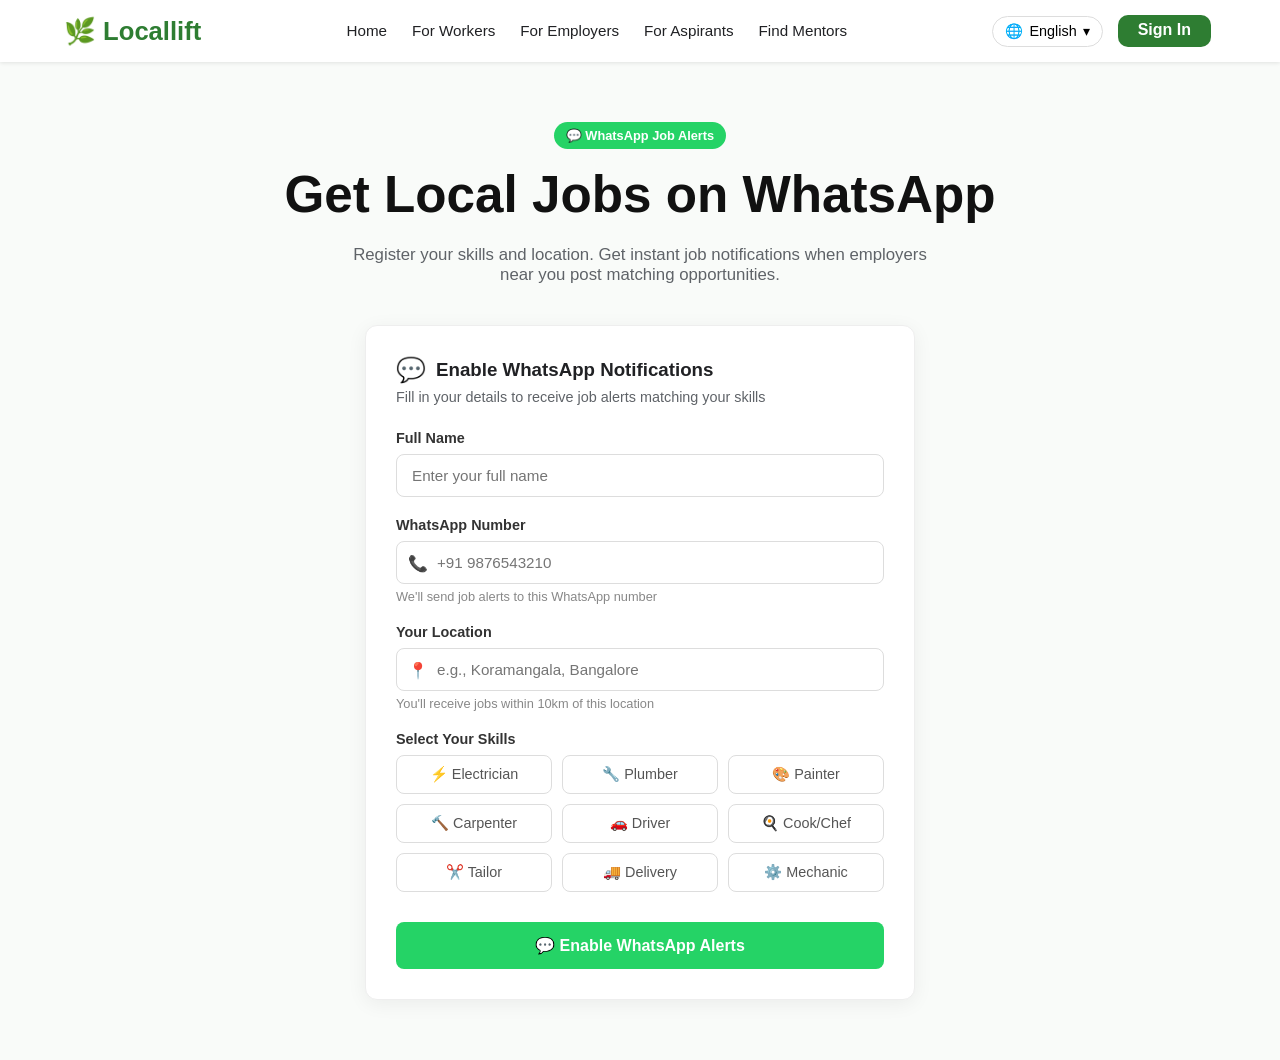
<file: workers.html>
<!DOCTYPE html>
<html lang="en">
<head>
    <meta charset="UTF-8">
    <meta name="viewport" content="width=device-width, initial-scale=1.0">
    <title>Locallift - For Workers</title>
    <link rel="stylesheet" href="style.css">
</head>
<body>

    <header>
        <nav>
            <div href="index.html" class="logo">🌿 Locallift</div>
            <div class="nav-center">
                <a href="index.html" class="nav-link" data-key="nav_home">Home</a>
                <a href="workers.html" class="nav-link active" data-key="nav_workers">For Workers</a>
                <a href="employers.html" class="nav-link" data-key="nav_employers">For Employers</a>
                <a href="#" class="nav-link" data-key="nav_jobs">For Aspirants</a>
                <a href="#" class="nav-link" data-key="nav_mentors">Find Mentors</a>
            </div>
            <div class="nav-right">
                <div class="lang-dropdown">
                    <button class="lang-btn" onclick="toggleDropdown()">
                        🌐 <span id="lang-display">English</span> ▾
                    </button>
                    <div id="langDropdown" class="lang-menu">
                        <div class="lang-option" onclick="selectLanguage('en')">English</div>
                        <div class="lang-option" onclick="selectLanguage('hi')">हिंदी</div>
                        <div class="lang-option" onclick="selectLanguage('te')">తెలుగు</div>
                    </div>
                </div>
                <a href="signin.html" class="signin-btn" data-key="btn_signin">Sign In</a>
            </div>
        </nav>
    </header>

    <section class="worker-hero">
        <div class="worker-badge" data-key="wa_badge_worker">💬 WhatsApp Job Alerts</div>
        <h1 data-key="hero_title_worker">Get Local Jobs on WhatsApp</h1>
        <p class="worker-sub" data-key="hero_sub_worker">Register your skills and location. Get instant job notifications when employers near you post matching opportunities.</p>

        <div class="wa-form-card">
            <div class="card-header">
                <span class="wa-icon">💬</span>
                <h3 data-key="form_header">Enable WhatsApp Notifications</h3>
            </div>
            <p class="form-desc" data-key="form_desc">Fill in your details to receive job alerts matching your skills</p>

            <form id="worker-form" onsubmit="handleWorkerSubmit(event)">
                <div class="form-group">
                    <label data-key="label_name">Full Name</label>
                    <input type="text" placeholder="Enter your full name" class="form-input" data-key="ph_name">
                </div>

                <div class="form-group">
                    <label data-key="label_wa">WhatsApp Number</label>
                    <div class="input-with-icon">
                        <span class="icon">📞</span>
                        <input type="tel" placeholder="+91 9876543210" class="form-input" data-key="ph_wa">
                    </div>
                    <small data-key="small_wa">We'll send job alerts to this WhatsApp number</small>
                </div>

                <div class="form-group">
                    <label data-key="label_loc">Your Location</label>
                    <div class="input-with-icon">
                        <span class="icon">📍</span>
                        <input type="text" placeholder="e.g., Koramangala, Bangalore" class="form-input" data-key="ph_loc">
                    </div>
                    <small data-key="small_loc">You'll receive jobs within 10km of this location</small>
                </div>

                <div class="form-group">
                    <label data-key="label_skills">Select Your Skills</label>
                    <div class="skills-grid">
                        <button type="button" class="skill-btn" onclick="toggleSkill(this)" data-key="skill_1">⚡ Electrician</button>
                        <button type="button" class="skill-btn" onclick="toggleSkill(this)" data-key="skill_2">🔧 Plumber</button>
                        <button type="button" class="skill-btn" onclick="toggleSkill(this)" data-key="skill_3">🎨 Painter</button>
                        <button type="button" class="skill-btn" onclick="toggleSkill(this)" data-key="skill_4">🔨 Carpenter</button>
                        <button type="button" class="skill-btn" onclick="toggleSkill(this)" data-key="skill_5">🚗 Driver</button>
                        <button type="button" class="skill-btn" onclick="toggleSkill(this)" data-key="skill_6">🍳 Cook/Chef</button>
                        <button type="button" class="skill-btn" onclick="toggleSkill(this)" data-key="skill_7">✂️ Tailor</button>
                        <button type="button" class="skill-btn" onclick="toggleSkill(this)" data-key="skill_8">🚚 Delivery</button>
                        <button type="button" class="skill-btn" onclick="toggleSkill(this)" data-key="skill_9">⚙️ Mechanic</button>
                    </div>
                </div>

                <button type="submit" id="worker-submit-btn" class="wa-submit-btn" data-key="btn_submit_wa">
                    💬 Enable WhatsApp Alerts
                </button>
            </form>

            <!-- Success State -->
            <div id="worker-success" style="display:none; text-align:center; padding: 20px 10px;">
                <div style="font-size: 3rem; margin-bottom: 12px;">🎉</div>
                <h3 style="color: #25D366; margin-bottom: 8px;">You're all set!</h3>
                <p style="color: #555; font-size: 0.95rem; margin-bottom: 6px;">Job alerts are now active on your WhatsApp.</p>
                <p style="color: #888; font-size: 0.85rem;">Employers near you will be notified about your profile. You'll hear from us soon!</p>
                <button onclick="resetWorkerForm()" style="margin-top: 20px; background: none; border: 1px solid #25D366; color: #25D366; padding: 8px 20px; border-radius: 8px; cursor: pointer; font-size: 0.9rem;">Edit my details</button>
            </div>
        </div>
    </section>

    <script>
        // Simple script to toggle skill selection
        function toggleSkill(btn) {
            btn.classList.toggle('selected');
        }

        // --- FORM SUBMIT WITH LOADING + SUCCESS ---
        function handleWorkerSubmit(e) {
            e.preventDefault();
            const btn = document.getElementById('worker-submit-btn');

            // Loading state
            btn.disabled = true;
            btn.textContent = '⏳ Registering...';
            btn.style.opacity = '0.8';
            btn.style.cursor = 'not-allowed';

            // Simulate API call (replace with real fetch later)
            setTimeout(() => {
                document.getElementById('worker-form').style.display = 'none';
                document.getElementById('worker-success').style.display = 'block';
            }, 1800);
        }

        function resetWorkerForm() {
            const btn = document.getElementById('worker-submit-btn');
            btn.disabled = false;
            btn.textContent = '💬 Enable WhatsApp Alerts';
            btn.style.opacity = '1';
            btn.style.cursor = 'pointer';
            document.getElementById('worker-form').style.display = 'block';
            document.getElementById('worker-success').style.display = 'none';
        }

        // --- TRANSLATION LOGIC ---
        const translations = {
            en: {
                display: "English",
                nav_home: "Home",
                nav_workers: "For Workers",
                nav_employers: "For Employers",
                nav_jobs: "Find Jobs",
                nav_mentors: "Find Mentors",
                btn_signin: "Sign In",
                btn_getstarted: "Get Started",
                
                wa_badge_worker: "💬 WhatsApp Job Alerts",
                hero_title_worker: "Get Local Jobs on WhatsApp",
                hero_sub_worker: "Register your skills and location. Get instant job notifications when employers near you post matching opportunities.",
                
                form_header: "Enable WhatsApp Notifications",
                form_desc: "Fill in your details to receive job alerts matching your skills",
                
                label_name: "Full Name",
                ph_name: "Enter your full name",
                
                label_wa: "WhatsApp Number",
                ph_wa: "+91 9876543210",
                small_wa: "We'll send job alerts to this WhatsApp number",
                
                label_loc: "Your Location",
                ph_loc: "e.g., Koramangala, Bangalore",
                small_loc: "You'll receive jobs within 10km of this location",
                
                label_skills: "Select Your Skills",
                skill_1: "⚡ Electrician",
                skill_2: "🔧 Plumber",
                skill_3: "🎨 Painter",
                skill_4: "🔨 Carpenter",
                skill_5: "🚗 Driver",
                skill_6: "🍳 Cook/Chef",
                skill_7: "✂️ Tailor",
                skill_8: "🚚 Delivery",
                skill_9: "⚙️ Mechanic",
                
                btn_submit_wa: "💬 Enable WhatsApp Alerts"
            },
            hi: {
                display: "हिंदी",
                nav_home: "होम",
                nav_workers: "श्रमिकों के लिए",
                nav_employers: "नियोक्ताओं के लिए",
                nav_jobs: "नौकरियां खोजें",
                nav_mentors: "मेंटर्स खोजें",
                btn_signin: "साइन इन",
                btn_getstarted: "शुरू करें",
                
                wa_badge_worker: "💬 व्हाट्सएप जॉब अलर्ट",
                hero_title_worker: "व्हाट्सएप पर स्थानीय नौकरियां पाएं",
                hero_sub_worker: "अपना कौशल और स्थान दर्ज करें। जब आपके आस-पास के नियोक्ता आपकी प्रोफ़ाइल से मेल खाती नौकरी पोस्ट करें तो तुरंत अलर्ट पाएं।",
                
                form_header: "व्हाट्सएप नोटिफिकेशन चालू करें",
                form_desc: "अपने कौशल से मेल खाने वाले जॉब अलर्ट पाने के लिए अपना विवरण भरें",
                
                label_name: "पूरा नाम",
                ph_name: "अपना पूरा नाम दर्ज करें",
                
                label_wa: "व्हाट्सएप नंबर",
                ph_wa: "+91 9876543210",
                small_wa: "हम इस व्हाट्सएप नंबर पर जॉब अलर्ट भेजेंगे",
                
                label_loc: "आपका स्थान",
                ph_loc: "उदा., कोरमंगला, बैंगलोर",
                small_loc: "आपको इस स्थान के 10 किमी के भीतर नौकरियां मिलेंगी",
                
                label_skills: "अपने कौशल चुनें",
                skill_1: "⚡ इलेक्ट्रीशियन",
                skill_2: "🔧 प्लंबर",
                skill_3: "🎨 पेंटर",
                skill_4: "🔨 बढ़ई",
                skill_5: "🚗 ड्राइवर",
                skill_6: "🍳 रसोइया",
                skill_7: "✂️ दर्जी",
                skill_8: "🚚 डिलीवरी",
                skill_9: "⚙️ मैकेनिक",
                
                btn_submit_wa: "💬 व्हाट्सएप अलर्ट चालू करें"
            },
            te: {
                display: "తెలుగు",
                nav_home: "హోమ్",
                nav_workers: "కార్మికుల కోసం",
                nav_employers: "యజమానుల కోసం",
                nav_jobs: "ఉద్యోగాలను వెతకండి",
                nav_mentors: "మెంటర్లను వెతకండి",
                btn_signin: "సైన్ ఇన్",
                btn_getstarted: "ప్రారంభించండి",
                
                wa_badge_worker: "💬 WhatsApp జాబ్ అలర్ట్స్",
                hero_title_worker: "WhatsAppలో స్థానిక ఉద్యోగాలు పొందండి",
                hero_sub_worker: "మీ నైపుణ్యాలు మరియు స్థానాన్ని నమోదు చేయండి. మీ సమీపంలోని యజమానులు ఉద్యోగాలు పోస్ట్ చేసినప్పుడు తక్షణ నోటిఫికేషన్‌లను పొందండి.",
                
                form_header: "WhatsApp నోటిఫికేషన్‌లను ఆన్ చేయండి",
                form_desc: "మీ నైపుణ్యాలకు సరిపోయే ఉద్యోగాల కోసం మీ వివరాలను పూరించండి",
                
                label_name: "పూర్తి పేరు",
                ph_name: "మీ పూర్తి పేరు నమోదు చేయండి",
                
                label_wa: "WhatsApp నంబర్",
                ph_wa: "+91 9876543210",
                small_wa: "మేము ఈ నంబర్‌కు జాబ్ అలర్ట్స్ పంపుతాము",
                
                label_loc: "మీ స్థానం",
                ph_loc: "ఉదా., కోరమంగళ, బెంగళూరు",
                small_loc: "మీరు ఈ స్థానానికి 10 కి.మీ పరిధిలో ఉద్యోగాలు పొందుతారు",
                
                label_skills: "మీ నైపుణ్యాలను ఎంచుకోండి",
                skill_1: "⚡ ఎలక్ట్రీషియన్",
                skill_2: "🔧 ప్లంబర్",
                skill_3: "🎨 పెయింటర్",
                skill_4: "🔨 వడ్రంగి",
                skill_5: "🚗 డ్రైవర్",
                skill_6: "🍳 వంట మనిషి",
                skill_7: "✂️ టైలర్",
                skill_8: "🚚 డెలివరీ",
                skill_9: "⚙️ మెకానిక్",
                
                btn_submit_wa: "💬 WhatsApp అలర్ట్స్ ఆన్ చేయండి"
            }
        };

        /* Toggle Dropdown Visibility */
        function toggleDropdown() {
            document.getElementById("langDropdown").classList.toggle("show");
        }

        /* Select Language & Update Content */
        function selectLanguage(lang) {
            // Update Dropdown Button Text
            document.getElementById('lang-display').innerText = translations[lang].display;

            // Update all content texts & placeholders
            const elements = document.querySelectorAll('[data-key]');
            elements.forEach(el => {
                const key = el.getAttribute('data-key');
                if (translations[lang][key]) {
                    // Check if it is an input field to update placeholder instead of inner text
                    if (el.tagName === 'INPUT' || el.tagName === 'TEXTAREA') {
                        el.placeholder = translations[lang][key];
                    } else {
                        el.innerHTML = translations[lang][key];
                    }
                }
            });

            // Close the dropdown menu
            document.getElementById("langDropdown").classList.remove("show");
        }

        /* Close Dropdown if Clicked Outside */
        window.onclick = function(event) {
            if (!event.target.matches('.lang-btn') && !event.target.closest('.lang-btn')) {
                var dropdowns = document.getElementsByClassName("lang-menu");
                for (var i = 0; i < dropdowns.length; i++) {
                    var openDropdown = dropdowns[i];
                    if (openDropdown.classList.contains('show')) {
                        openDropdown.classList.remove('show');
                    }
                }
            }
        }
    </script>
</body>
</html>
</file>
<file: style.css>
/* --- 1. CORE VARIABLES (Green Theme) --- */
:root {
    /* Trustworthy Emerald Green */
    --primary-green: #2E7D32; 
    --dark-green: #1B5E20;
    --light-green-bg: #E8F5E9;
    --accent-green: #4CAF50;
    
    --text-main: #202124;
    --text-soft: #5f6368;
    --white: #ffffff;
    --shadow: 0 4px 12px rgba(0, 0, 0, 0.08);
    --transition: all 0.3s ease;
}

* {
    margin: 0;
    padding: 0;
    box-sizing: border-box;
    font-family: 'Segoe UI', Roboto, Helvetica, Arial, sans-serif;
}

body {
    background-color: #F9FBF9;
    color: var(--text-main);
}

/* --- 2. HEADER / NAVIGATION --- */
header {
    background: var(--white);
    box-shadow: 0 1px 4px rgba(0,0,0,0.1);
    position: sticky;
    top: 0;
    z-index: 1000;
}

nav {
    display: flex;
    justify-content: space-between;
    align-items: center;
    padding: 15px 5%;
    max-width: 1400px;
    margin: 0 auto;
}

.logo {
    font-size: 1.6rem;
    font-weight: 800;
    color: var(--primary-green);
    display: flex;
    align-items: center;
    gap: 5px;
}

/* Middle Navigation */
.nav-center {
    display: flex;
    gap: 25px;
}

.nav-link {
    text-decoration: none;
    color: var(--text-main);
    font-weight: 500;
    font-size: 0.95rem;
    transition: var(--transition);
    position: relative;
}

.nav-link:hover {
    color: var(--primary-green);
}

/* Underline effect for hover */
.nav-link::after {
    content: '';
    display: block;
    width: 0;
    height: 2px;
    background: var(--primary-green);
    transition: width 0.3s;
}
.nav-link:hover::after {
    width: 100%;
}

/* Right Side Actions */
.nav-right {
    display: flex;
    align-items: center;
    gap: 15px;
}

/* --- DROPDOWN CSS --- */
.lang-dropdown {
    position: relative;
    display: inline-block;
}

.lang-btn {
    background: transparent;
    border: 1px solid #ddd;
    padding: 6px 12px;
    border-radius: 20px;
    cursor: pointer;
    font-size: 0.9rem;
    display: flex;
    align-items: center;
    gap: 6px;
    transition: var(--transition);
    min-width: 100px;
    justify-content: center;
}
.lang-btn:hover {
    border-color: var(--primary-green);
    color: var(--primary-green);
}

.lang-menu {
    display: none; /* Hidden by default */
    position: absolute;
    top: 100%;
    right: 0;
    background-color: var(--white);
    min-width: 120px;
    box-shadow: 0 8px 16px rgba(0,0,0,0.15);
    border-radius: 8px;
    z-index: 1001;
    margin-top: 8px;
    overflow: hidden;
    border: 1px solid #eee;
}

.lang-menu.show {
    display: block;
}

.lang-option {
    color: var(--text-main);
    padding: 10px 16px;
    text-decoration: none;
    display: block;
    cursor: pointer;
    font-size: 0.9rem;
    transition: background 0.2s;
}

.lang-option:hover {
    background-color: var(--light-green-bg);
    color: var(--primary-green);
}

/* Sign In Link */
.signin-btn {
    text-decoration: none;
    background-color: var(--primary-green);
    font-weight: 600;
    padding: 6px 20px 8px 20px;
    margin-right: 5px;
    color:  var(--white);
    border: none;
    border-radius: 10px;
    cursor: pointer;
    transition: var(--transition);
    text-align: center;
}
.signin-btn:hover {
    background:var(--white) ;
    color:var(--primary-green) ;
    transform: translateY(-1px);
    box-shadow: 0 4px 8px rgba(46, 125, 50, 0.3);
    border: 0.5px solid var(--primary-green);
}

/* CTA Button */
.cta-btn {
    padding: 10px 24px;
    background: var(--primary-green);
    color: var(--white);
    border: none;
    border-radius: 6px;
    font-weight: 600;
    cursor: pointer;
    transition: var(--transition);
}

.cta-btn:hover {
    background: var(--dark-green);
    transform: translateY(-1px);
    box-shadow: 0 4px 8px rgba(46, 125, 50, 0.3);
}

/* --- 3. HERO SECTION --- */
.hero-section {
    text-align: center;
    padding: 60px 20px;
    max-width: 1000px;
    margin: 0 auto;
    animation: fadeIn 0.8s ease-out;
}

h1 {
    font-size: 3.2rem;
    color: #111;
    margin-bottom: 20px;
    line-height: 1.2;
}

h1 span {
    color: var(--primary-green);
}

.hero-sub {
    font-size: 1.15rem;
    color: var(--text-soft);
    margin-bottom: 40px;
    max-width: 700px;
    margin-left: auto;
    margin-right: auto;
}

/* WhatsApp Badge */
.wa-badge {
    display: inline-flex;
    align-items: center;
    gap: 8px;
    background: #DCF8C6; /* WhatsApp Light Green */
    color: #075E54;
    padding: 8px 16px;
    border-radius: 30px;
    font-weight: 600;
    font-size: 0.9rem;
    margin-bottom: 20px;
    box-shadow: 0 2px 5px rgba(0,0,0,0.05);
}

/* --- 4. HOW IT WORKS (Featured Box) --- */
.how-it-works-box {
    background: var(--white);
    border: 1px solid #e0e0e0;
    border-radius: 12px;
    padding: 40px;
    margin: 30px auto;
    box-shadow: var(--shadow);
    text-align: left;
    position: relative;
    overflow: hidden;
}

/* Green top border line */
.how-it-works-box::before {
    content: '';
    position: absolute;
    top: 0;
    left: 0;
    right: 0;
    height: 4px;
    background: var(--primary-green);
}
.how-it-work-text{
    text-align: center;
}

.steps-container {
    display: grid;
    grid-template-columns: repeat(auto-fit, minmax(200px, 1fr));
    gap: 30px;
    margin-top: 25px;
}

.step {
    position: relative;
}

.step-icon {
    font-size: 1.5rem;
    margin-bottom: 10px;
    display: block;
}

.step h4 {
    color: var(--dark-green);
    margin-bottom: 8px;
    font-size: 1.1rem;
}

.step p {
    font-size: 0.9rem;
    color: var(--text-soft);
    line-height: 1.5;
    margin-bottom: 0; /* Override default */
}

/* --- 5. ANIMATIONS --- */
@keyframes fadeIn {
    from { opacity: 0; transform: translateY(10px); }
    to { opacity: 1; transform: translateY(0); }
}

/* --- 6. CHOOSE YOUR PATH SECTION (NEW) --- */
.path-section {
    padding: 60px 5%;
    max-width: 1400px;
    margin: 0 auto;
    text-align: center;
}

.path-title {
    font-size: 2.5rem;
    color: #111;
    margin-bottom: 15px;
}

.path-subtitle {
    font-size: 1.1rem;
    color: var(--text-soft);
    margin-bottom: 50px;
}

.path-grid {
    display: grid;
    grid-template-columns: repeat(3, 1fr); /* 3 in top row */
    gap: 30px;
    justify-content: center;
}

/* Logic for bottom 2 items to center */
.path-grid .bottom-row-wrapper {
    grid-column: 1 / -1; /* Span full width */
    display: flex;
    justify-content: center;
    gap: 30px;
    flex-wrap: wrap;
}

/* Card Styling */
.path-card {
    background: var(--white);
    border: 1px solid #eee;
    border-radius: 12px;
    padding: 30px;
    text-align: left;
    transition: var(--transition);
    box-shadow: 0 2px 5px rgba(0,0,0,0.03);
    display: flex;
    flex-direction: column;
    /* ensure consistent height */
    height: 100%;
}

.path-card:hover {
    transform: translateY(-8px);
    box-shadow: 0 12px 24px rgba(30, 188, 87);
    border-color:#25D366 ;
}

/* Card Icons */
.path-icon-box {
    width: 50px;
    height: 50px;
    border-radius: 10px;
    display: flex;
    align-items: center;
    justify-content: center;
    margin-bottom: 20px;
    font-size: 1.5rem;
}

/* Specific background colors for icons */
.bg-purple { background-color: #EDE7F6; color: #673AB7; }
.bg-orange { background-color: #FFF3E0; color: #FF9800; }
.bg-green { background-color: #E8F5E9; color: #4CAF50; }
.bg-blue { background-color: #E3F2FD; color: #2196F3; } /* Indigo look */
.bg-yellow { background-color: #FFFDE7; color: #FBC02D; }

.path-card h3 {
    font-size: 1.3rem;
    color: #222;
    margin-bottom: 10px;
}

.path-card p.desc {
    font-size: 0.95rem;
    color: var(--text-soft);
    line-height: 1.5;
    margin-bottom: 20px;
    flex-grow: 1; /* Pushes content down */
}

/* Bullet Lists in Cards */
.path-list {
    list-style: none;
    margin-bottom: 25px;
}

.path-list li {
    display: flex;
    align-items: flex-start;
    gap: 10px;
    font-size: 0.9rem;
    color: var(--text-soft);
    margin-bottom: 8px;
}

.path-list li::before {
    content: '•';
    color: var(--primary-green); /* Or dynamically change per card */
    font-weight: bold;
    font-size: 1.2rem;
    line-height: 1rem;
}

/* Get Started Link */
.card-link {
    text-decoration: none;
    color: #333;
    font-weight: 600;
    font-size: 0.95rem;
    display: flex;
    align-items: center;
    gap: 5px;
    transition: var(--transition);
    margin-top: auto; /* Push to bottom */
    justify-content: flex-end;
}

.card-link:hover {
    gap: 8px;
    color: var(--primary-green);
}

/* Responsive */
@media (max-width: 1024px) {
    .path-grid {
        grid-template-columns: repeat(2, 1fr);
    }
}

@media (max-width: 768px) {
    nav { flex-direction: column; gap: 15px; }
    .nav-center { flex-wrap: wrap; justify-content: center; }
    h1 { font-size: 2.2rem; }
    
    .path-grid {
        grid-template-columns: 1fr;
    }
    
    .path-grid .bottom-row-wrapper {
        flex-direction: column;
    }
    
    .path-card {
        max-width: 400px;
        margin: 0 auto;
        width: 100%;
    }
}
/* --- 7. WORKER PAGE STYLES --- */

.worker-hero {
    padding: 60px 20px;
    background-color: #F9FBF9;
    text-align: center;
    min-height: 100vh;
}

.worker-badge {
    background-color: #25D366; /* WhatsApp Green */
    color: white;
    padding: 6px 12px;
    border-radius: 20px;
    font-size: 0.8rem;
    font-weight: 600;
    display: inline-block;
    margin-bottom: 15px;
}

.worker-sub {
    color: var(--text-soft);
    max-width: 600px;
    margin: 10px auto 40px auto;
    font-size: 1.05rem;
}

/* Form Card */
.wa-form-card {
    background: var(--white);
    max-width: 550px;
    margin: 0 auto;
    padding: 30px;
    border-radius: 12px;
    box-shadow: 0 4px 20px rgba(0,0,0,0.06);
    border: 1px solid #eee;
    text-align: left;
    animation: slideUp 0.6s ease-out;
}

@keyframes slideUp {
    from { opacity: 0; transform: translateY(20px); }
    to { opacity: 1; transform: translateY(0); }
}

.card-header {
    display: flex;
    align-items: center;
    gap: 10px;
    margin-bottom: 5px;
}

.wa-icon {
    font-size: 1.5rem;
    color: #25D366;
}

.form-desc {
    color: var(--text-soft);
    font-size: 0.9rem;
    margin-bottom: 25px;
}

.form-group {
    margin-bottom: 20px;
}

.form-group label {
    display: block;
    font-weight: 600;
    font-size: 0.9rem;
    margin-bottom: 8px;
    color: #333;
}

.form-input {
    width: 100%;
    padding: 12px 15px;
    border: 1px solid #ddd;
    border-radius: 8px;
    font-size: 0.95rem;
    outline: none;
    transition: var(--transition);
}

.form-input:focus {
    border-color: #25D366;
    box-shadow: 0 0 0 3px rgba(37, 211, 102, 0.1);
}

.input-with-icon {
    position: relative;
}

.input-with-icon .icon {
    position: absolute;
    left: 12px;
    top: 50%;
    transform: translateY(-50%);
    color: #888;
}

.input-with-icon .form-input {
    padding-left: 40px;
}

.form-group small {
    display: block;
    color: #888;
    font-size: 0.8rem;
    margin-top: 5px;
}

/* Skills Grid */
.skills-grid {
    display: grid;
    grid-template-columns: repeat(3, 1fr);
    gap: 10px;
}

.skill-btn {
    background: white;
    border: 1px solid #ddd;
    padding: 10px 5px;
    border-radius: 8px;
    font-size: 0.9rem;
    cursor: pointer;
    transition: all 0.2s;
    color: #555;
    display: flex;
    align-items: center;
    justify-content: center;
    gap: 6px;
}

.skill-btn:hover {
    border-color: #25D366;
    background-color: #f0fdf4;
}

.skill-btn.selected {
    background-color: #dcfce7;
    border-color: #22c55e;
    color: #166534;
    font-weight: 600;
}

/* Submit Button */
.wa-submit-btn {
    width: 100%;
    padding: 14px;
    background-color: #25D366;
    color: white;
    border: none;
    border-radius: 8px;
    font-weight: 600;
    font-size: 1rem;
    cursor: pointer;
    margin-top: 10px;
    transition: background 0.3s;
}

.wa-submit-btn:hover {
    background-color: #1ebc57;
}

/* Responsive adjustments */
@media (max-width: 500px) {
    .skills-grid {
        grid-template-columns: repeat(2, 1fr);
    }
}
/* --- 8. EMPLOYER PAGE STYLES --- */

.employer-hero {
    padding: 60px 20px;
    background-color: #F9FBF9;
    text-align: center;
    min-height: 100vh;
}

.emp-badge {
    background-color: #1ebc57; /* Orange */
    color: white;
    padding: 6px 16px;
    border-radius: 20px;
    font-size: 0.9rem;
    font-weight: 600;
    display: inline-block;
    margin-bottom: 20px;
}

.employer-hero h1 {
    font-size: 2.8rem;
    margin-bottom: 15px;
    color: #111;
}

.emp-sub {
    color: var(--text-soft);
    font-size: 1.15rem;
    margin-bottom: 50px;
}

/* 2-Column Layout */
.employer-layout {
    display: grid;
    grid-template-columns: 1fr 1.8fr;
    gap: 40px;
    max-width: 1100px;
    margin: 0 auto;
    text-align: left;
    align-items: start;
}

/* Left Column: Info Cards */
.emp-info-col {
    display: flex;
    flex-direction: column;
    gap: 15px;
}

.emp-info-card {
    background: white;
    padding: 20px;
    border-radius: 12px;
    border: 1px solid #eee;
    box-shadow: 0 2px 8px rgba(0,0,0,0.02);
}
.emp-info-card:hover{
   box-shadow: 5px 2px 8px rgba(30, 188, 87);
}

.emp-info-card h4 {
    color: #111;
    margin-bottom: 5px;
    font-size: 1.05rem;
}

.emp-info-card p {
    font-size: 0.9rem;
    color: var(--text-soft);
}

.highlight-card {
    background: #F3E8FF; /* Light purple */
    border-color: #E9D5FF;
    text-align: center;
    padding: 30px 20px;
}

.highlight-card h2 {
    font-size: 2.5rem;
    color: #1ebc57;
    margin-bottom: 5px;
}

/* Right Column: Form Card */
.emp-form-card {
    background: white;
    padding: 40px;
    border-radius: 16px;
    border: 1px solid #eee;
    box-shadow: 0 10px 40px rgba(0,0,0,0.06);
    animation: fadeIn 0.8s ease-out;
}
.emp-form-card:hover{
    border : 1px solid #1ebc57;
    transition: 1s;
}

.emp-form-header {
    display: flex;
    align-items: center;
    gap: 15px;
    margin-bottom: 30px;
}

.emp-icon-wrapper {
    width: 50px;
    height: 50px;
    background: #F3E8FF;
    color: #1ebc57; /* Purple */
    border-radius: 12px;
    display: flex;
    justify-content: center;
    align-items: center;
}

/* Form Grid System */
.form-grid {
    display: grid;
    grid-template-columns: 1fr 1fr;
    gap: 20px;
    margin-bottom: 25px;
}

.form-grid .full-width {
    grid-column: 1 / -1;
}

select.form-input {
    appearance: none;
    background-image: url("data:image/svg+xml;charset=US-ASCII,%3Csvg%20xmlns%3D%22http%3A%2F%2Fwww.w3.org%2F2000%2Fsvg%22%20width%3D%22292.4%22%20height%3D%22292.4%22%3E%3Cpath%20fill%3D%22%23999%22%20d%3D%22M287%2069.4a17.6%2017.6%200%200%200-13-5.4H18.4c-5%200-9.3%201.8-12.9%205.4A17.6%2017.6%200%200%200%200%2082.2c0%205%201.8%209.3%205.4%2012.9l128%20127.9c3.6%203.6%207.8%205.4%2012.8%205.4s9.2-1.8%2012.8-5.4L287%2095c3.5-3.5%205.4-7.8%205.4-12.8%200-5-1.9-9.2-5.5-12.8z%22%2F%3E%3C%2Fsvg%3E");
    background-repeat: no-repeat;
    background-position: right 15px top 50%;
    background-size: 12px auto;
}

/* Green Submit Button */
.emp-submit-btn {
    width: 100%;
    padding: 16px;
    background: #1ebc57; /* Purple to Pink Gradient */
    color: white;
    border: none;
    border-radius: 8px;
    font-weight: 600;
    font-size: 1.05rem;
    cursor: pointer;
    display: flex;
    justify-content: center;
    align-items: center;
    transition: transform 0.2s, box-shadow 0.2s;
}

.emp-submit-btn:hover {
    transform: translateY(-2px);
    box-shadow: 0 8px 20px rgba(42, 22,0, 0.3);
}

.form-footer-note {
    text-align: center;
    font-size: 0.85rem;
    color: var(--text-soft);
    margin-top: 20px;
}

/* Responsive adjustments for Employers Page */
@media (max-width: 900px) {
    .employer-layout {
        grid-template-columns: 1fr;
    }
    
    .emp-info-col {
        flex-direction: row;
        flex-wrap: wrap;
    }
    
    .emp-info-card {
        flex: 1 1 200px;
    }
}

@media (max-width: 600px) {
    .form-grid {
        grid-template-columns: 1fr;
    }
}
/* --- 9. WHY CHOOSE LOCALLIFT SECTION --- */
.why-section {
    padding: 70px 5%;
    max-width: 1200px;
    margin: 0 auto;
    text-align: center;
}

.why-title {
    font-size: 2.4rem;
    color: #111;
    margin-bottom: 12px;
}

.why-subtitle {
    font-size: 1.05rem;
    color: var(--text-soft);
    margin-bottom: 50px;
}

.why-grid {
    display: grid;
    grid-template-columns: repeat(3, 1fr);
    gap: 24px;
}

.why-card {
    background: var(--white);
    border: 1px solid #eee;
    border-radius: 14px;
    padding: 32px 28px;
    text-align: left;
    transition: var(--transition);
    box-shadow: 0 2px 8px rgba(0,0,0,0.03);
}

.why-card:hover {
    transform: translateY(-5px);
    box-shadow: 0 12px 28px rgba(46,125,50,0.1);
    border-color: green;
}

.why-icon-box {
    width: 48px;
    height: 48px;
    background: #EDE9FE; /* soft lavender matching screenshot */
    color: #6D28D9;
    border-radius: 12px;
    display: flex;
    align-items: center;
    justify-content: center;
    margin-bottom: 18px;
}

.why-card h4 {
    font-size: 1.05rem;
    font-weight: 700;
    color: #111;
    margin-bottom: 8px;
}

.why-card p {
    font-size: 0.9rem;
    color: var(--text-soft);
    line-height: 1.6;
}

@media (max-width: 900px) {
    .why-grid { grid-template-columns: repeat(2, 1fr); }
}

@media (max-width: 560px) {
    .why-grid { grid-template-columns: 1fr; }
    .why-title { font-size: 1.8rem; }
}

/* --- 10. FOOTER --- */
.site-footer {
    background: #111;
    color: #ccc;
    padding: 60px 5% 0;
    margin-top: 40px;
}

.footer-inner {
    display: grid;
    grid-template-columns: 2fr 1fr 1fr 1fr 1fr;
    gap: 40px;
    max-width: 1200px;
    margin: 0 auto;
    padding-bottom: 50px;
    border-bottom: 1px solid #2a2a2a;
}

.footer-logo {
    font-size: 1.5rem;
    font-weight: 800;
    color: #fff;
    margin-bottom: 14px;
}

.footer-tagline {
    font-size: 0.88rem;
    color: #888;
    line-height: 1.65;
    margin-bottom: 20px;
    max-width: 260px;
}

.footer-social {
    display: flex;
    gap: 10px;
}

.social-link {
    width: 36px;
    height: 36px;
    border-radius: 8px;
    background: #1e1e1e;
    border: 1px solid #2a2a2a;
    display: flex;
    align-items: center;
    justify-content: center;
    color: #888;
    text-decoration: none;
    transition: var(--transition);
}

.social-link:hover {
    background: var(--primary-green);
    color: #fff;
    border-color: var(--primary-green);
    transform: translateY(-2px);
}

.footer-links-group h5 {
    font-size: 0.85rem;
    font-weight: 700;
    text-transform: uppercase;
    letter-spacing: 0.08em;
    color: #fff;
    margin-bottom: 18px;
}

.footer-links-group ul {
    list-style: none;
    display: flex;
    flex-direction: column;
    gap: 10px;
}

.footer-links-group ul li a {
    text-decoration: none;
    color: #888;
    font-size: 0.9rem;
    transition: color 0.2s;
}

.footer-links-group ul li a:hover {
    color: #4CAF50;
}

.footer-bottom {
    max-width: 1200px;
    margin: 0 auto;
    padding: 20px 0 28px;
    display: flex;
    justify-content: space-between;
    align-items: center;
    flex-wrap: wrap;
    gap: 8px;
}

.footer-bottom p {
    font-size: 0.82rem;
    color: #555;
}

.footer-bottom-right {
    font-style: italic;
}

@media (max-width: 1000px) {
    .footer-inner {
        grid-template-columns: 1fr 1fr 1fr;
    }
    .footer-brand {
        grid-column: 1 / -1;
    }
}

@media (max-width: 640px) {
    .footer-inner {
        grid-template-columns: 1fr 1fr;
    }
    .footer-bottom {
        flex-direction: column;
        text-align: center;
    }
}

@media (max-width: 380px) {
    .footer-inner {
        grid-template-columns: 1fr;
    }
}
</file>
